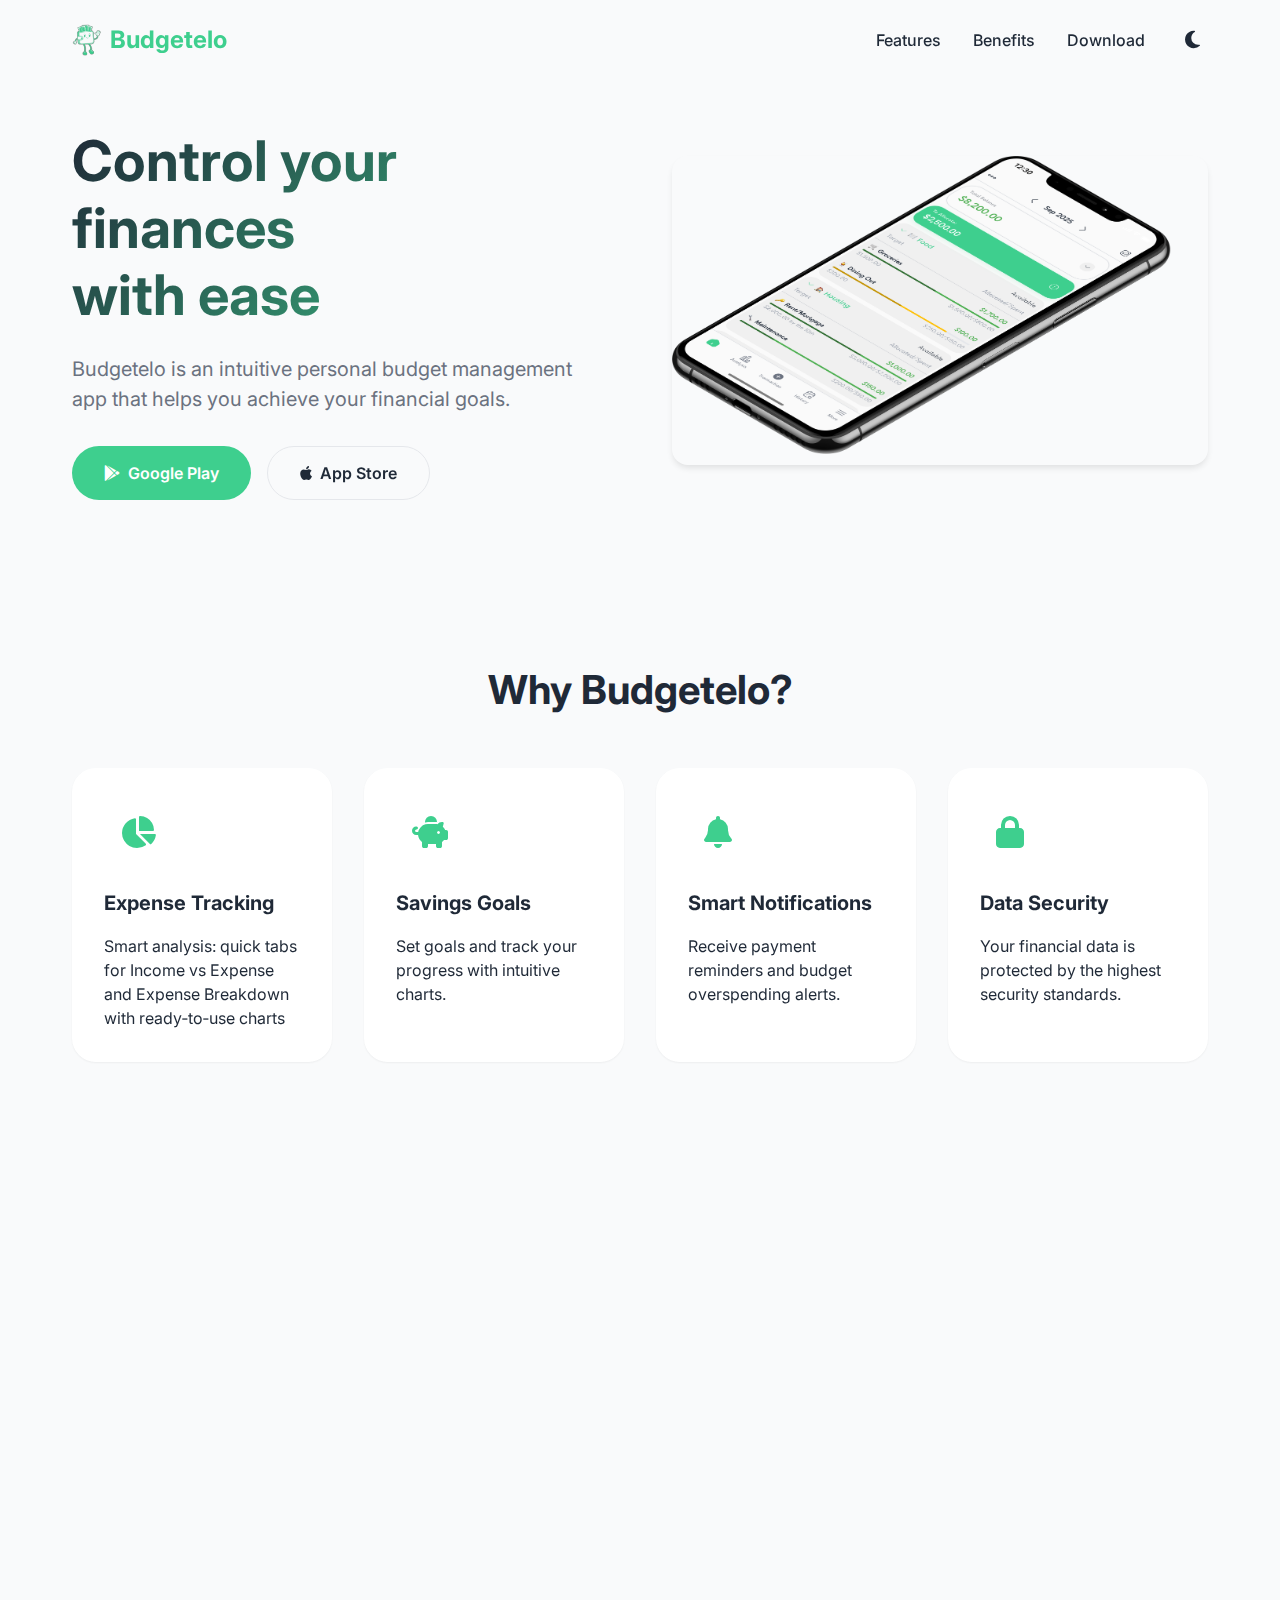
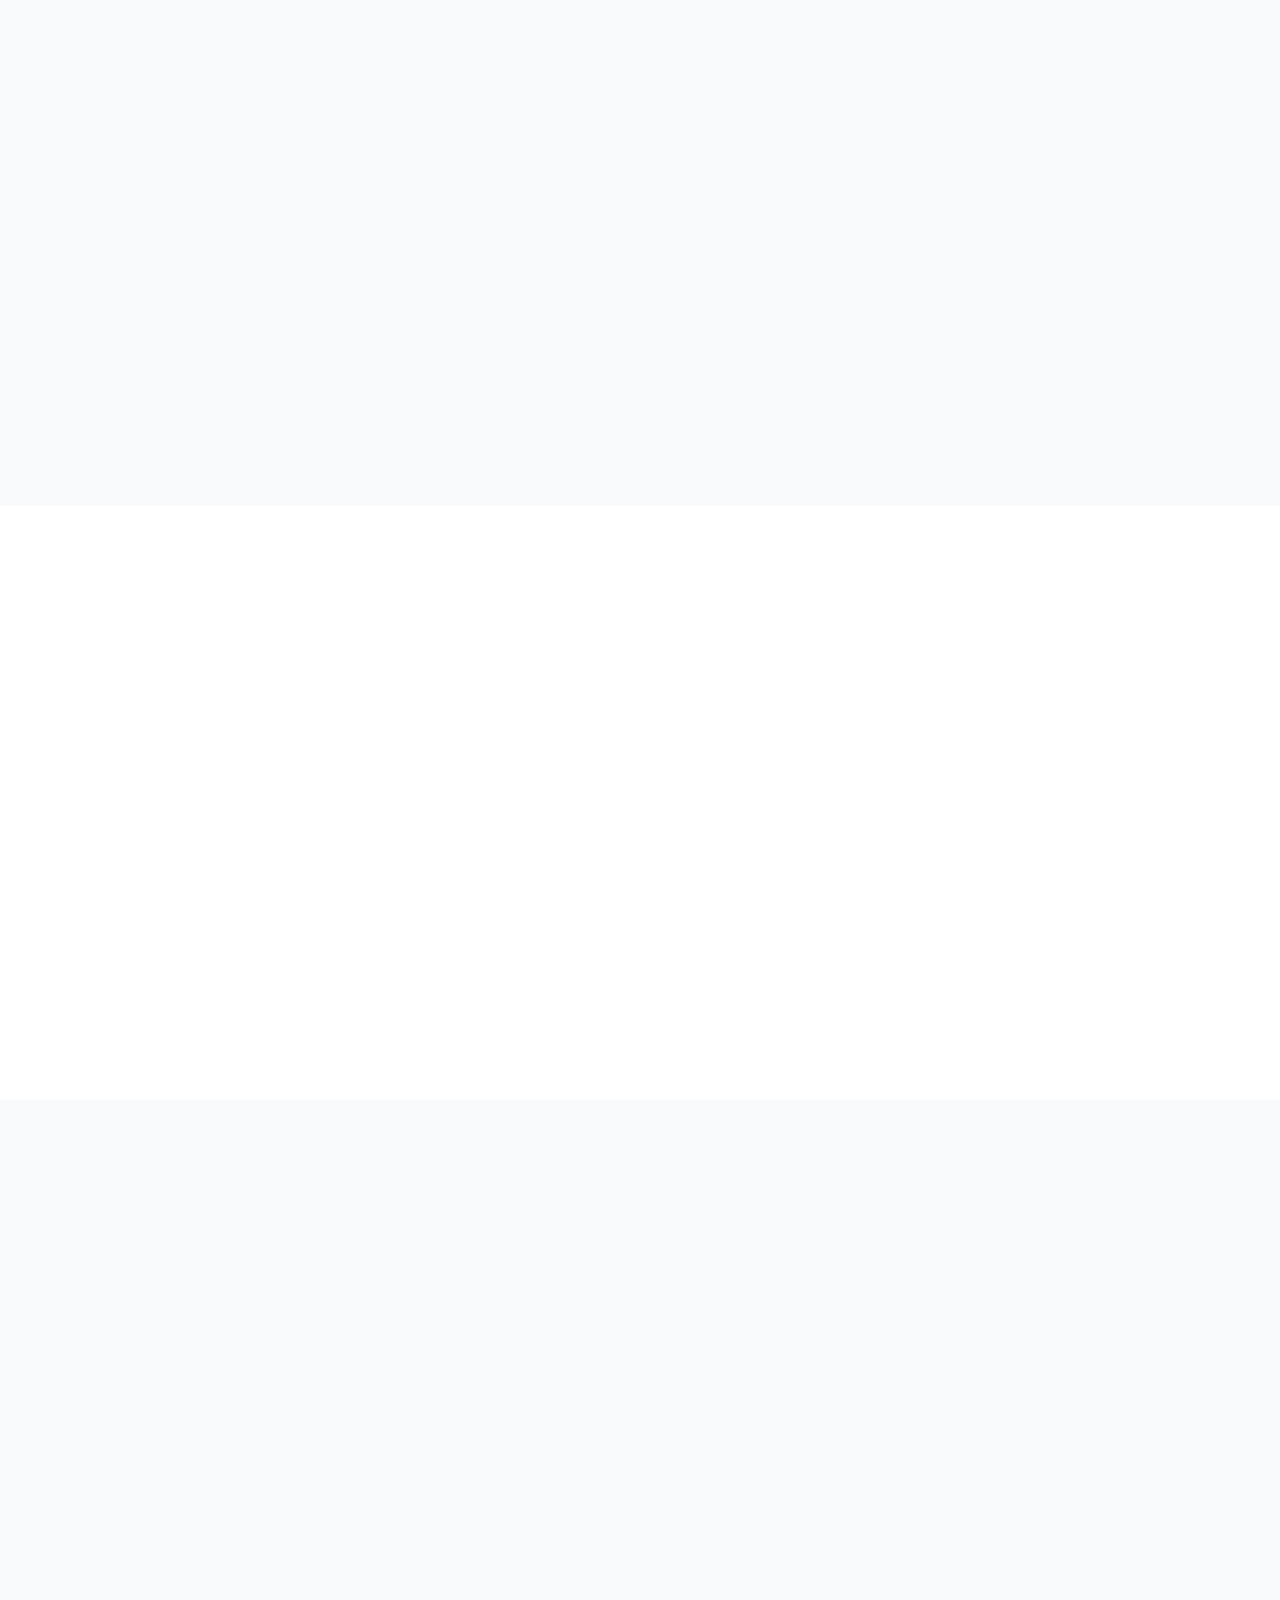
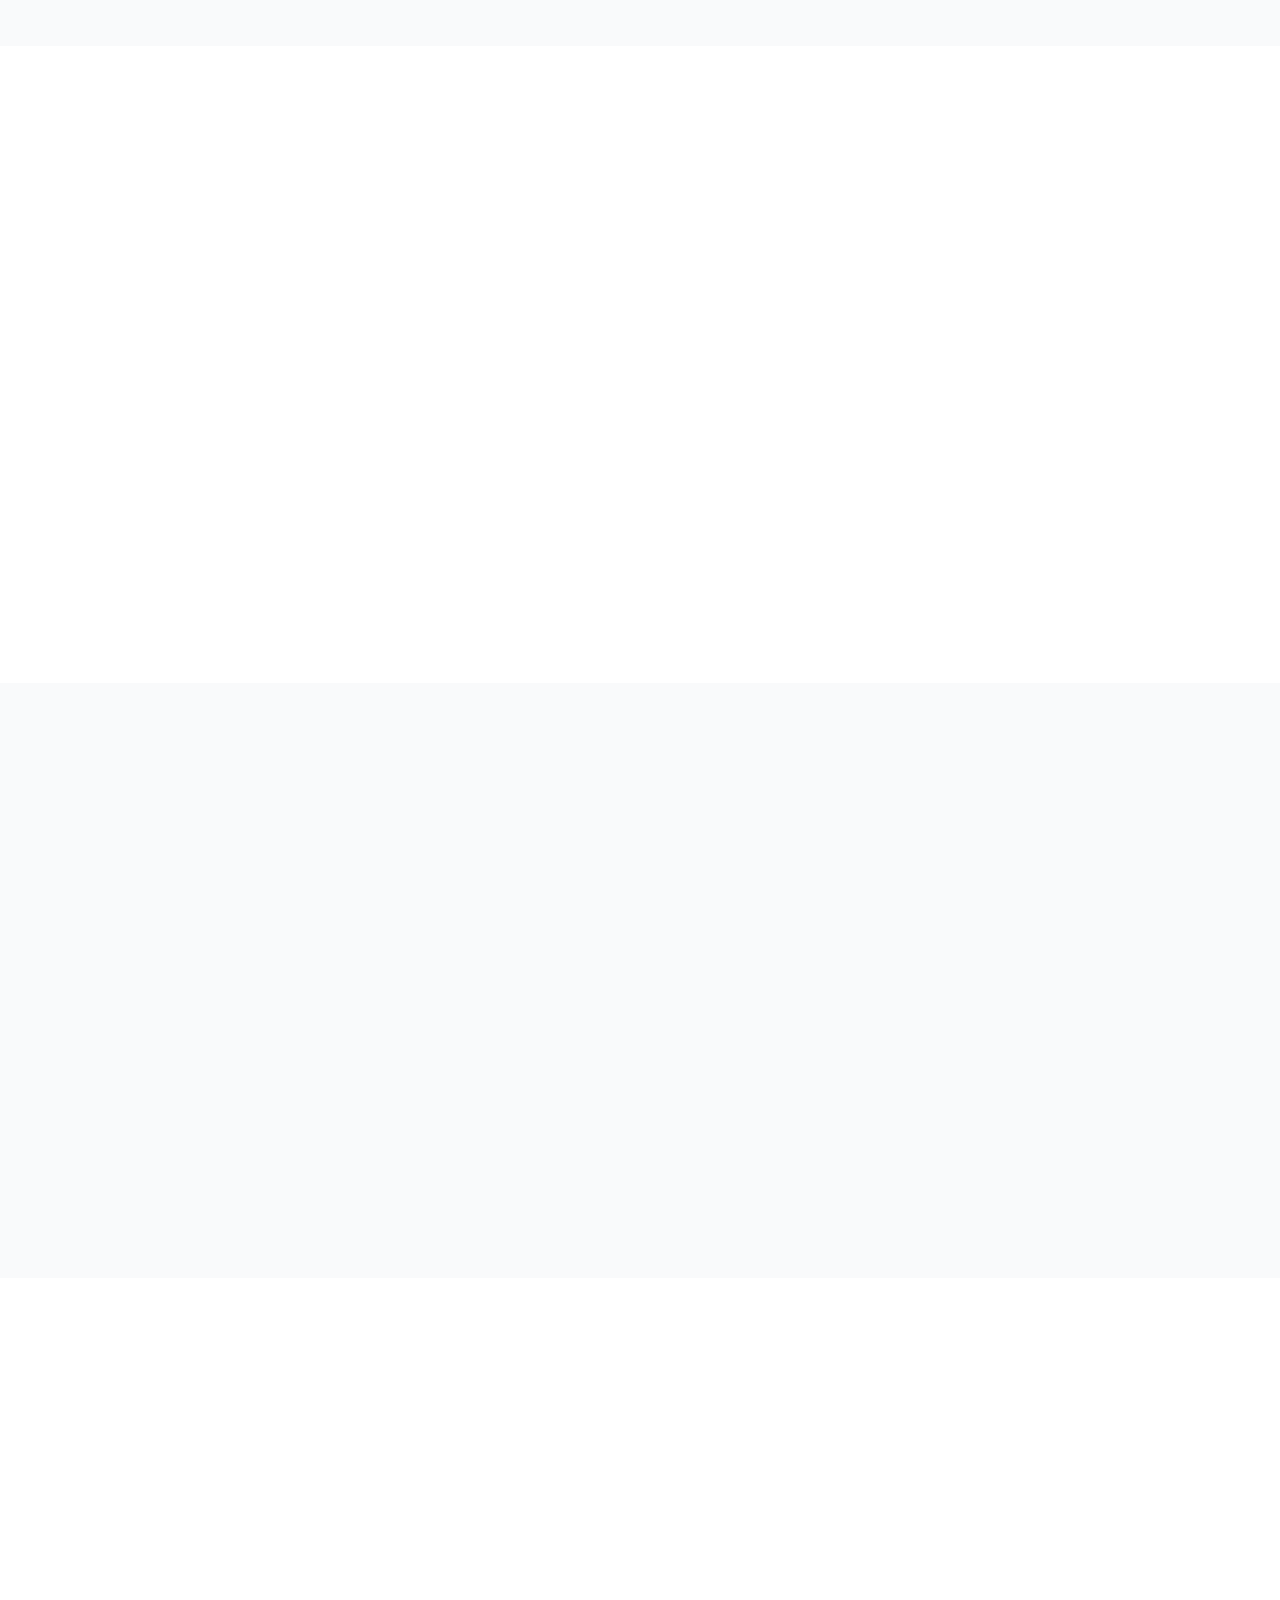
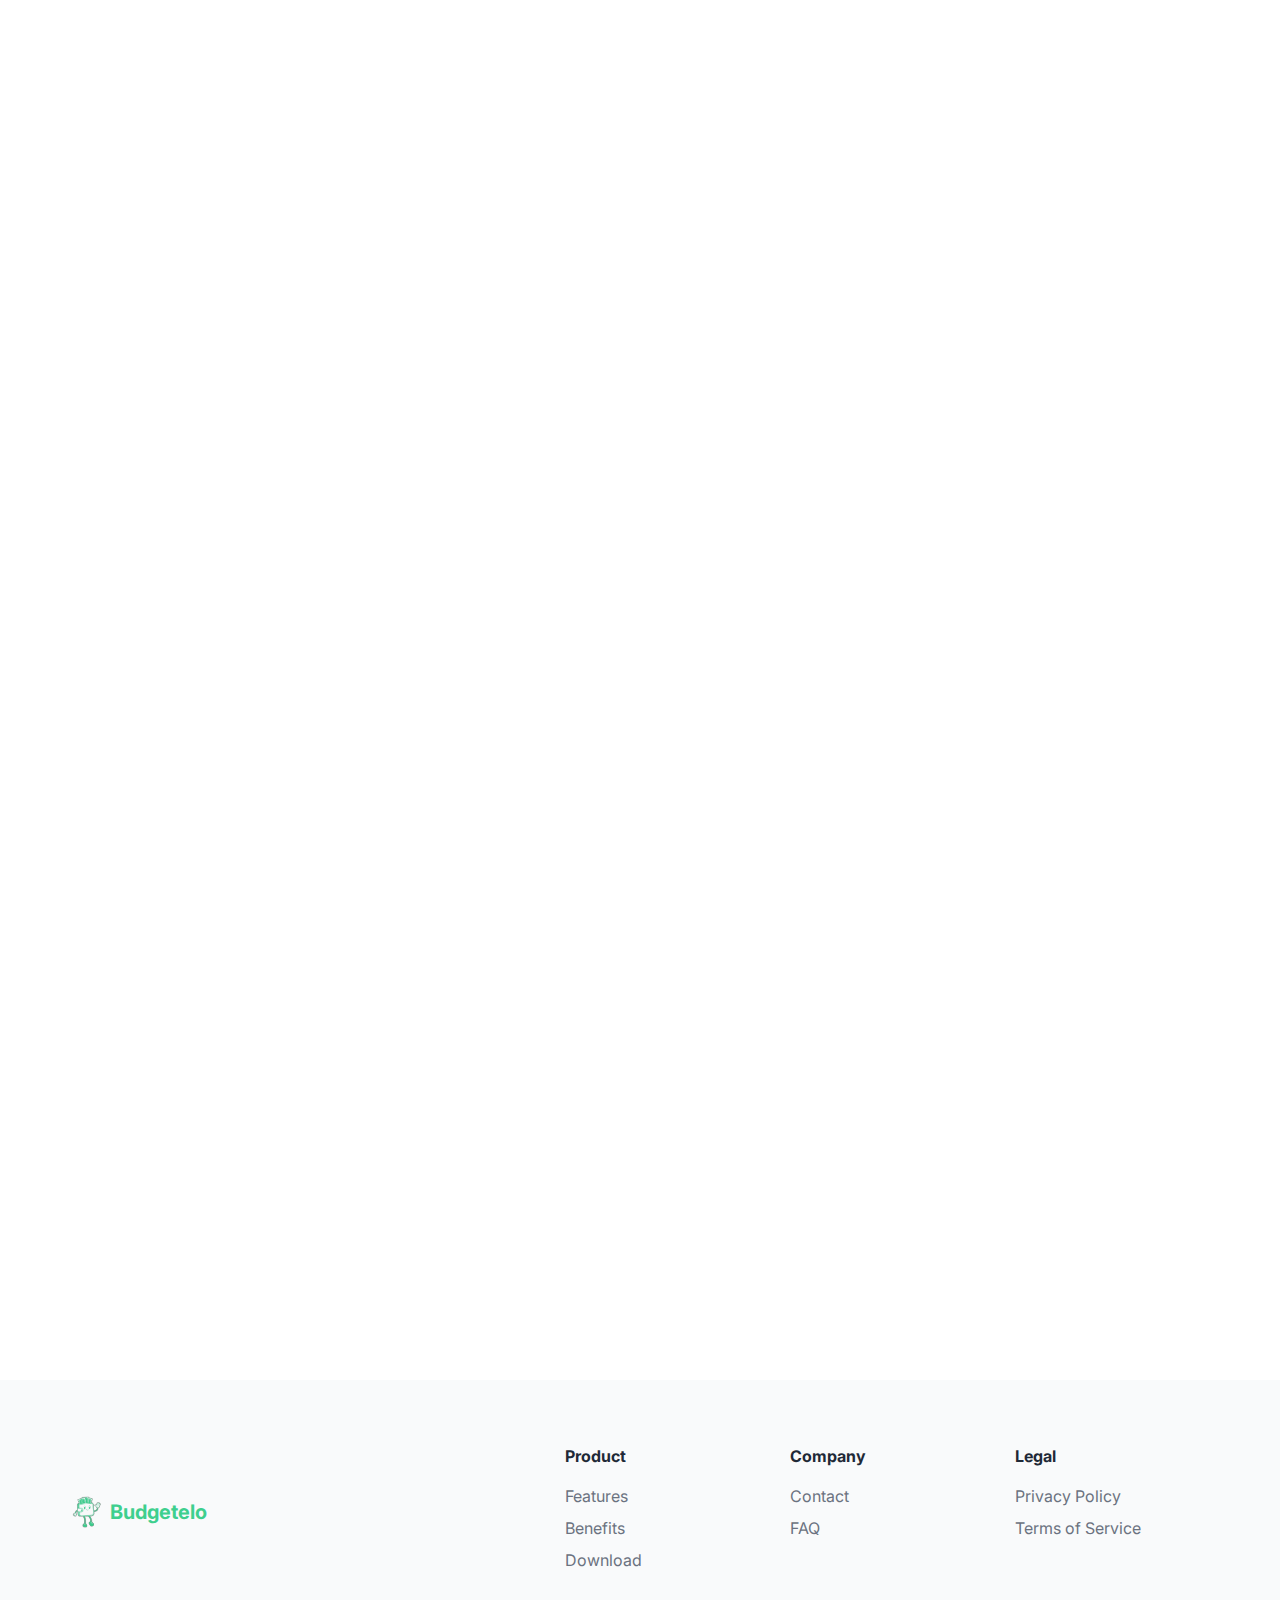
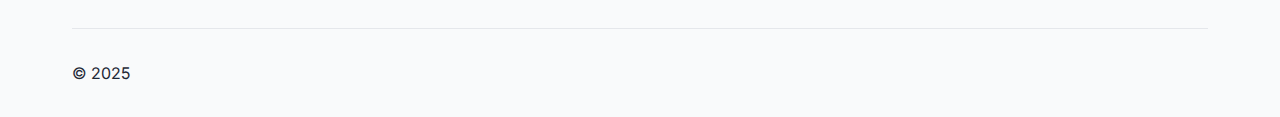
<file: index.html>
<!DOCTYPE html>
<html lang="en">
  <head>
    <meta charset="UTF-8" />
    <meta name="viewport" content="width=device-width, initial-scale=1.0" />
    <title>Budgetelo - Your Personal Finance Manager</title>
    <link rel="stylesheet" href="css/styles.css" />
    <link rel="stylesheet" href="css/themes.css" />
    <link rel="icon" href="images/logo.svg" />
    <link rel="preconnect" href="https://fonts.googleapis.com" />
    <link rel="preconnect" href="https://fonts.gstatic.com" crossorigin />
    <link
      href="https://fonts.googleapis.com/css2?family=Inter:wght@400;500;600;700&display=swap"
      rel="stylesheet"
    />
    <link
      rel="stylesheet"
      href="https://cdnjs.cloudflare.com/ajax/libs/font-awesome/6.4.0/css/all.min.css"
    />
  </head>
  <body>
    <nav class="nav">
      <div class="container nav-container">
        <div class="logo">
          <img src="images/logo.svg" alt="Budgetelo Logo" class="logo-img" />
          <span>Budgetelo</span>
        </div>
        <button class="mobile-menu-btn" aria-label="Toggle menu">
          <i class="fas fa-bars"></i>
        </button>
        <div class="nav-links">
          <a href="#features">Features</a>
          <a href="#benefits">Benefits</a>
          <a href="#download">Download</a>
          <button id="theme-toggle" class="theme-toggle" aria-label="Toggle theme">
            <i class="fas fa-moon"></i>
          </button>
        </div>
      </div>
    </nav>
    <header class="header">
      <div class="hero container">
        <div class="hero-content reveal">
          <h1>Control your finances<br />with ease</h1>
          <p>
            Budgetelo is an intuitive personal budget management app that helps
            you achieve your financial goals.
          </p>
          <div class="cta-buttons">
            <a
              href="http://play.google.com/store/apps/details?id=com.budgetelo.app"
              class="btn btn-primary"
            >
              <i class="fab fa-google-play"></i>
              Google Play
            </a>
            <a href="https://apps.apple.com/us/app/budgetelo/id6752422354" class="btn btn-secondary">
              <i class="fab fa-apple"></i>
              App Store
            </a>
          </div>
        </div>
        <div class="hero-image reveal delay-200">
          <img
            id="hero-image"
            src="images/iphone isometric.png"
            alt="Budgetelo App Screenshot"
          />
        </div>
      </div>
    </header>

    <section id="benefits" class="benefits">
      <div class="container">
        <h2 class="reveal">Why Budgetelo?</h2>
        <div class="features-grid">
          <div class="feature-card reveal delay-100">
            <i class="fas fa-chart-pie"></i>
            <h3>Expense Tracking</h3>
            <p>
              Smart analysis: quick tabs for Income vs Expense and Expense
              Breakdown with ready‑to‑use charts
            </p>
          </div>
          <div class="feature-card reveal delay-200">
            <i class="fas fa-piggy-bank"></i>
            <h3>Savings Goals</h3>
            <p>Set goals and track your progress with intuitive charts.</p>
          </div>
          <div class="feature-card reveal delay-300">
            <i class="fas fa-bell"></i>
            <h3>Smart Notifications</h3>
            <p>Receive payment reminders and budget overspending alerts.</p>
          </div>
          <div class="feature-card reveal delay-400">
            <i class="fas fa-lock"></i>
            <h3>Data Security</h3>
            <p>
              Your financial data is protected by the highest security
              standards.
            </p>
          </div>
        </div>
      </div>
    </section>
    <section id="benefits" class="benefits">
      <div class="container">
        <h2 class="reveal">Why Budgetelo?</h2>
        <div class="benefits-grid">
          <div class="benefit-content reveal">
            <h3>Save Smarter</h3>
            <p>
              Track your spending and income to build better financial habits.
            </p>
            <ul class="benefit-list">
              <li>Simple expense and income tracking</li>
              <li>Clear overview of your finances</li>
              <li>Visual charts to see spending patterns</li>
            </ul>
          </div>
          <div class="benefit-image reveal delay-200">
            <img
              id="benefit-image"
              src="images/iphone front_bar charts.png"
              alt="Visualizing Savings"
            />
          </div>
        </div>
      </div>
    </section>

    <section id="features" class="features">
      <div class="container">
        <h2 class="reveal">Key Features</h2>
        <div class="features-grid">
          <div class="feature-card reveal delay-100">
            <i class="fas fa-chart-pie"></i>
            <h3>Expense Tracking</h3>
            <p>
              Smart analysis: quick tabs for Income vs Expense and Expense
              Breakdown with ready‑to‑use charts
            </p>
          </div>
          <div class="feature-card reveal delay-200">
            <i class="fas fa-piggy-bank"></i>
            <h3>Savings Goals</h3>
            <p>Set goals and track your progress with intuitive charts.</p>
          </div>
          <div class="feature-card reveal delay-300">
            <i class="fas fa-bell"></i>
            <h3>Smart Notifications</h3>
            <p>Receive payment reminders and budget overspending alerts.</p>
          </div>
          <div class="feature-card reveal delay-400">
            <i class="fas fa-cloud"></i>
            <h3>Cloud Sync</h3>
            <p>
              Your data is automatically backed up and accessible across all your devices.
            </p>
          </div>
        </div>
      </div>
    </section>

    <!-- How It Works Section -->
    <section class="how-it-works">
      <div class="container">
        <h2 class="reveal">How It Works</h2>
        <div class="steps-grid">
          <div class="step-card reveal delay-100">
            <div class="step-number">1</div>
            <h3>Download & Sign Up</h3>
            <p>Get the app from your store and create a secure account in seconds.</p>
          </div>
          <div class="step-card reveal delay-200">
            <div class="step-number">2</div>
            <h3>Set Your Budget</h3>
            <p>Define your monthly limits and savings goals easily.</p>
          </div>
          <div class="step-card reveal delay-300">
            <div class="step-number">3</div>
            <h3>Track & Save</h3>
            <p>Log expenses, monitor progress, and watch your savings grow.</p>
          </div>
        </div>
      </div>
    </section>

    <!-- Security Section -->
    <section class="security-section">
      <div class="container">
        <div class="security-content reveal">
          <div class="security-text">
            <h2>Bank-Level Security</h2>
            <p>Your financial data is our top priority. We use state-of-the-art encryption to keep your information safe and private.</p>
            <ul class="security-list">
              <li><i class="fas fa-lock"></i> AES-256 Encryption</li>
              <li><i class="fas fa-user-shield"></i> No Data Selling</li>
              <li><i class="fas fa-cloud"></i> Secure Cloud Backup</li>
            </ul>
          </div>
          <div class="security-icon">
            <i class="fas fa-shield-check"></i>
          </div>
        </div>
      </div>
    </section>

    <!-- Testimonials Section -->
    <section class="testimonials">
      <div class="container">
        <h2 class="reveal">What Users Say</h2>
        <div class="testimonials-grid">
          <div class="testimonial-card reveal delay-100">
            <div class="stars">
              <i class="fas fa-star"></i><i class="fas fa-star"></i><i class="fas fa-star"></i><i class="fas fa-star"></i><i class="fas fa-star"></i>
            </div>
            <p>"Finally an app that makes budgeting simple and actually fun to use. Love the dark mode!"</p>
            <div class="user-info">
              <strong>Sarah M.</strong>
              <span>iOS User</span>
            </div>
          </div>
          <div class="testimonial-card reveal delay-200">
            <div class="stars">
              <i class="fas fa-star"></i><i class="fas fa-star"></i><i class="fas fa-star"></i><i class="fas fa-star"></i><i class="fas fa-star"></i>
            </div>
            <p>"The savings goals feature helped me save for my vacation in just 3 months. Highly recommend."</p>
            <div class="user-info">
              <strong>Mike T.</strong>
              <span>Android User</span>
            </div>
          </div>
          <div class="testimonial-card reveal delay-300">
            <div class="stars">
              <i class="fas fa-star"></i><i class="fas fa-star"></i><i class="fas fa-star"></i><i class="fas fa-star"></i><i class="fas fa-star"></i>
            </div>
            <p>"Clean interface, no ads, and it just works. Best budgeting app I've tried so far."</p>
            <div class="user-info">
              <strong>Jessica L.</strong>
              <span>iOS User</span>
            </div>
          </div>
        </div>
      </div>
    </section>

    <!-- FAQ Teaser -->
    <section class="faq-teaser">
      <div class="container">
        <h2 class="reveal">Common Questions</h2>
        <div class="faq-grid">
          <div class="faq-card reveal delay-100">
            <h3>Is Budgetelo free?</h3>
            <p>Absolutely! Budgetelo is completely free to use with no hidden fees or subscriptions.</p>
          </div>
          <div class="faq-card reveal delay-200">
            <h3>Do I need an account?</h3>
            <p>Yes, creating an account ensures your data is safely backed up and accessible from any device.</p>
          </div>
          <div class="faq-card reveal delay-300">
            <h3>Can I connect my bank?</h3>
            <p>We focus on manual entry to give you complete control and maximum privacy for your data.</p>
          </div>
        </div>
        <div class="faq-cta reveal">
          <a href="faq" class="btn btn-secondary">View All FAQs</a>
        </div>
      </div>
    </section>

    <section id="download" class="download">
      <div class="container reveal">
        <h2>Start Today</h2>
        <p>Download Budgetelo and take control of your finances</p>
        <div class="download-buttons">
          <a href="http://play.google.com/store/apps/details?id=com.budgetelo.app" class="btn btn-primary">
            <i class="fab fa-google-play"></i>
            Get it on Google Play
          </a>
          <a href="https://apps.apple.com/us/app/budgetelo/id6752422354" class="btn btn-secondary">
            <i class="fab fa-apple"></i>
            Download on App Store
          </a>
        </div>
      </div>
    </section>

    <section id="contact" class="contact">
      <div class="container reveal">
        <h2>Contact</h2>
        <p>
          Have questions or need support? We're here to help you with any issues
          or concerns.
        </p>
        <div class="contact-info">
          <div class="contact-card">
            <i class="fas fa-envelope"></i>
            <h3>Email Support</h3>
            <p>
              For any problems or other questions, feel free to reach out to us
              at:
            </p>
            <a href="mailto:support@budgetelo.com" class="email-link">
              support@budgetelo.com
            </a>
          </div>
        </div>
      </div>
    </section>

    <footer class="footer">
      <div class="container">
        <div class="footer-content">
          <div class="footer-logo">
            <img src="images/logo.svg" alt="Budgetelo Logo" class="logo-img" />
            <span>Budgetelo</span>
          </div>
          <div class="footer-links">
            <div class="footer-column">
              <h4>Product</h4>
              <a href="#features">Features</a>
              <a href="#benefits">Benefits</a>
              <a href="#download">Download</a>
            </div>
            <div class="footer-column">
              <h4>Company</h4>
              <a href="#contact">Contact</a>
              <a href="faq">FAQ</a>
            </div>
            <div class="footer-column">
              <h4>Legal</h4>
              <a href="privacy">Privacy Policy</a>
              <a href="terms">Terms of Service</a>
            </div>
          </div>
        </div>
        <div class="footer-bottom">
          <p>&copy; 2025</p>
          <!-- <div class="social-links">
            <a href="#"><i class="fab fa-facebook"></i></a>
            <a href="#"><i class="fab fa-twitter"></i></a>
            <a href="#"><i class="fab fa-instagram"></i></a>
          </div> -->
        </div>
      </div>
    </footer>

    <script src="js/main.js"></script>
  </body>
</html>
</file>
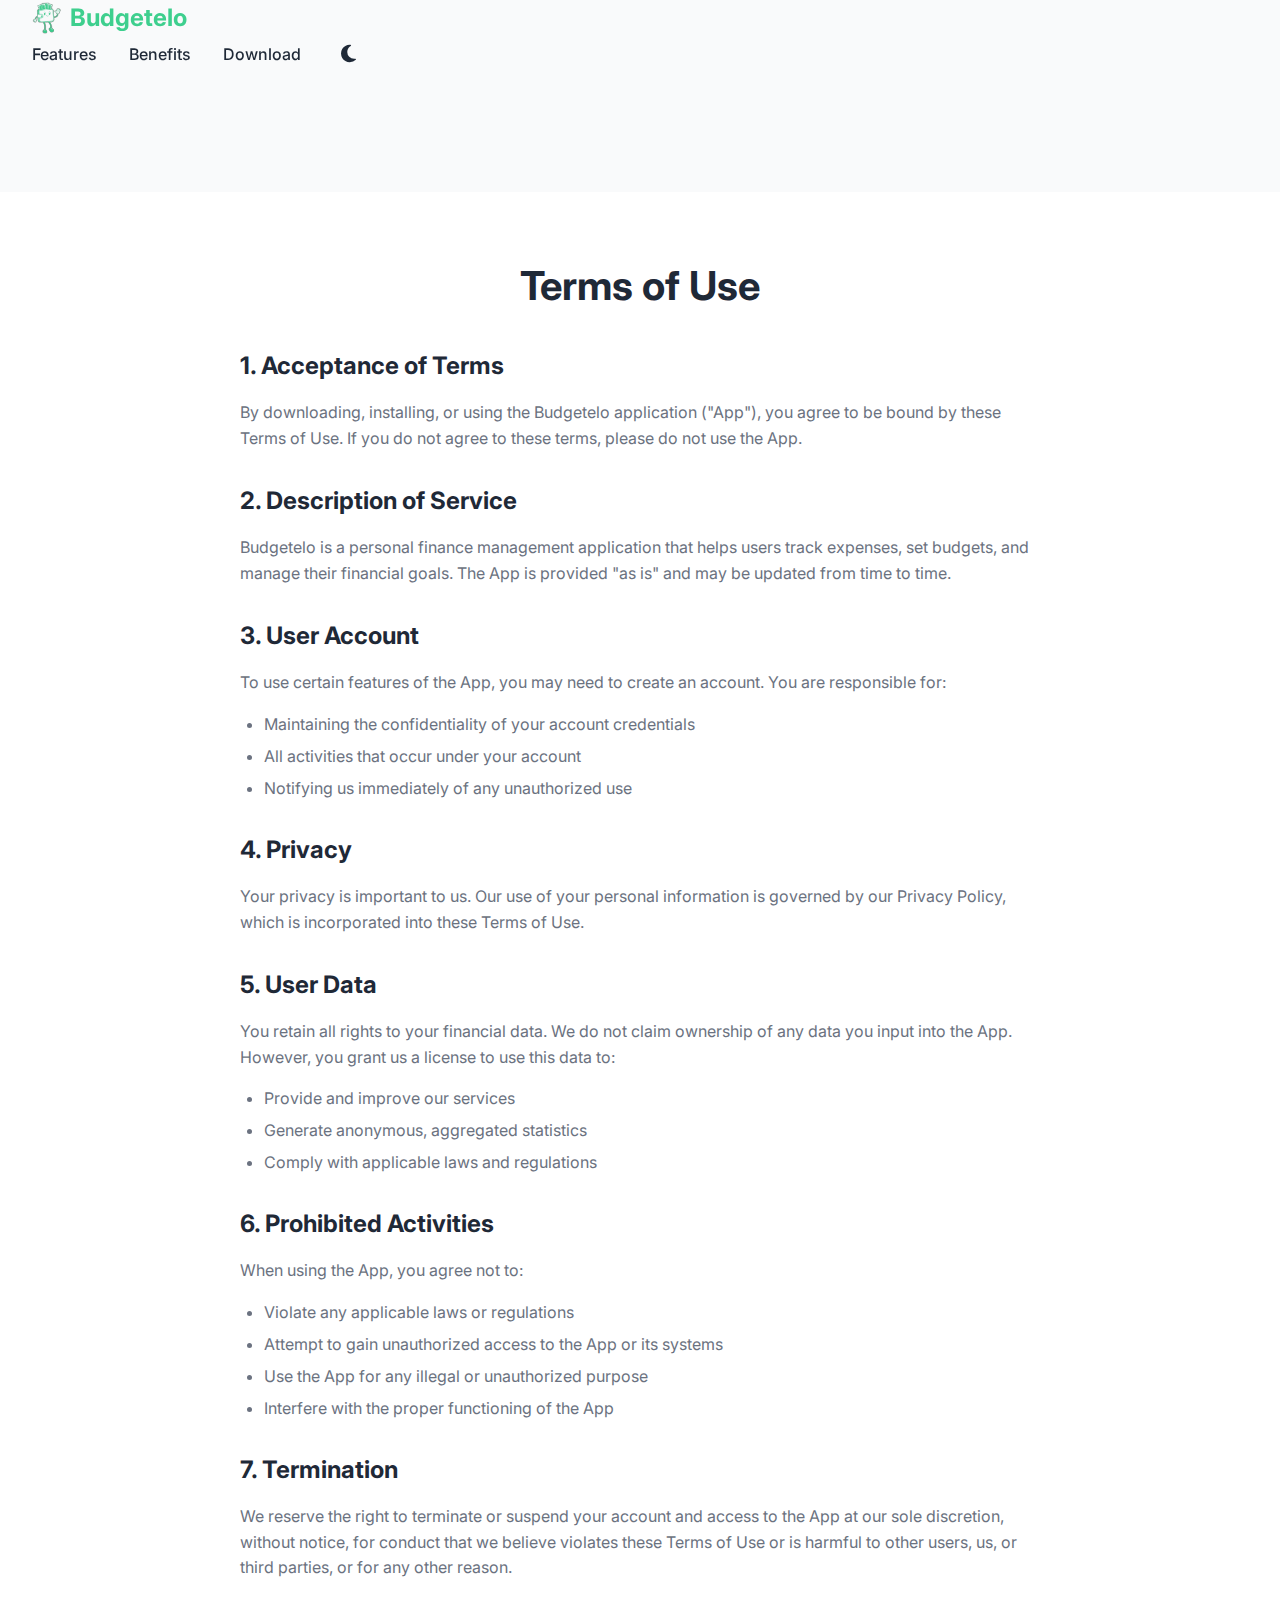
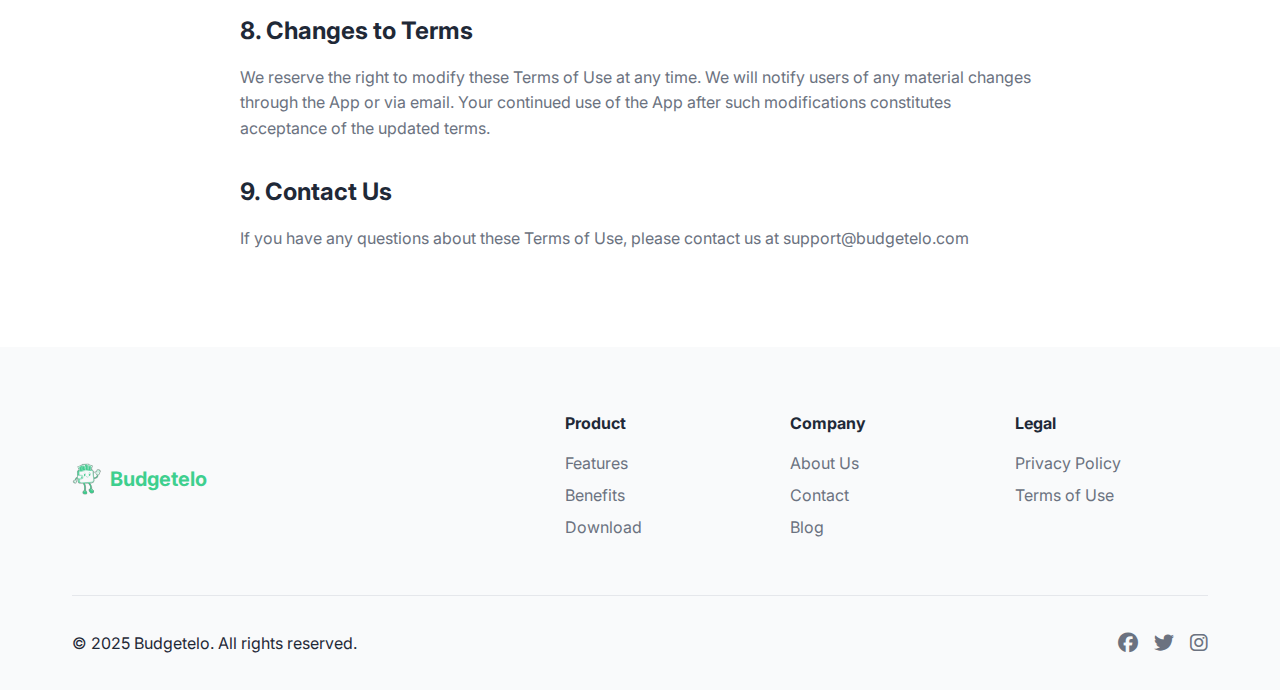
<file: terms/index.html>
<!DOCTYPE html>
<html lang="en">
  <head>
    <meta charset="UTF-8" />
    <meta name="viewport" content="width=device-width, initial-scale=1.0" />
    <title>Terms of Use - Budgetelo</title>
    <link rel="stylesheet" href="../css/styles.css" />
    <link rel="stylesheet" href="../css/themes.css" />
    <link rel="icon" href="../images/logo.svg" />
    <link rel="preconnect" href="https://fonts.googleapis.com" />
    <link rel="preconnect" href="https://fonts.gstatic.com" crossorigin />
    <link
      href="https://fonts.googleapis.com/css2?family=Inter:wght@400;500;600;700&display=swap"
      rel="stylesheet"
    />
    <link
      rel="stylesheet"
      href="https://cdnjs.cloudflare.com/ajax/libs/font-awesome/6.4.0/css/all.min.css"
    />
  </head>
  <body>
    <header class="header">
      <nav class="nav container">
        <div class="logo">
          <a href="../">
            <img
              src="../images/logo.svg"
              alt="Budgetelo Logo"
              class="logo-img"
            />
            <span>Budgetelo</span>
          </a>
        </div>
        <div class="nav-links">
          <a href="../index.html#features">Features</a>
          <a href="../index.html#benefits">Benefits</a>
          <a href="../index.html#download">Download</a>
          <button id="theme-toggle" class="theme-toggle">
            <i class="fas fa-moon"></i>
          </button>
        </div>
      </nav>
    </header>

    <main class="legal-content container">
      <h1>Terms of Use</h1>

      <section class="legal-section">
        <h2>1. Acceptance of Terms</h2>
        <p>
          By downloading, installing, or using the Budgetelo application
          ("App"), you agree to be bound by these Terms of Use. If you do not
          agree to these terms, please do not use the App.
        </p>
      </section>

      <section class="legal-section">
        <h2>2. Description of Service</h2>
        <p>
          Budgetelo is a personal finance management application that helps
          users track expenses, set budgets, and manage their financial goals.
          The App is provided "as is" and may be updated from time to time.
        </p>
      </section>

      <section class="legal-section">
        <h2>3. User Account</h2>
        <p>
          To use certain features of the App, you may need to create an account.
          You are responsible for:
        </p>
        <ul>
          <li>Maintaining the confidentiality of your account credentials</li>
          <li>All activities that occur under your account</li>
          <li>Notifying us immediately of any unauthorized use</li>
        </ul>
      </section>

      <section class="legal-section">
        <h2>4. Privacy</h2>
        <p>
          Your privacy is important to us. Our use of your personal information
          is governed by our Privacy Policy, which is incorporated into these
          Terms of Use.
        </p>
      </section>

      <section class="legal-section">
        <h2>5. User Data</h2>
        <p>
          You retain all rights to your financial data. We do not claim
          ownership of any data you input into the App. However, you grant us a
          license to use this data to:
        </p>
        <ul>
          <li>Provide and improve our services</li>
          <li>Generate anonymous, aggregated statistics</li>
          <li>Comply with applicable laws and regulations</li>
        </ul>
      </section>

      <section class="legal-section">
        <h2>6. Prohibited Activities</h2>
        <p>When using the App, you agree not to:</p>
        <ul>
          <li>Violate any applicable laws or regulations</li>
          <li>Attempt to gain unauthorized access to the App or its systems</li>
          <li>Use the App for any illegal or unauthorized purpose</li>
          <li>Interfere with the proper functioning of the App</li>
        </ul>
      </section>

      <section class="legal-section">
        <h2>7. Termination</h2>
        <p>
          We reserve the right to terminate or suspend your account and access
          to the App at our sole discretion, without notice, for conduct that we
          believe violates these Terms of Use or is harmful to other users, us,
          or third parties, or for any other reason.
        </p>
      </section>

      <section class="legal-section">
        <h2>8. Changes to Terms</h2>
        <p>
          We reserve the right to modify these Terms of Use at any time. We will
          notify users of any material changes through the App or via email.
          Your continued use of the App after such modifications constitutes
          acceptance of the updated terms.
        </p>
      </section>

      <section class="legal-section">
        <h2>9. Contact Us</h2>
        <p>
          If you have any questions about these Terms of Use, please contact us
          at support@budgetelo.com
        </p>
      </section>
    </main>

    <footer class="footer">
      <div class="container">
        <div class="footer-content">
          <div class="footer-logo">
            <img
              src="../images/logo.svg"
              alt="Budgetelo Logo"
              class="logo-img"
            />
            <span>Budgetelo</span>
          </div>
          <div class="footer-links">
            <div class="footer-column">
              <h4>Product</h4>
              <a href="../index.html#features">Features</a>
              <a href="../index.html#benefits">Benefits</a>
              <a href="../index.html#download">Download</a>
            </div>
            <div class="footer-column">
              <h4>Company</h4>
              <a href="#">About Us</a>
              <a href="#">Contact</a>
              <a href="#">Blog</a>
            </div>
            <div class="footer-column">
              <h4>Legal</h4>
              <a href="#">Privacy Policy</a>
              <a href="./">Terms of Use</a>
            </div>
          </div>
        </div>
        <div class="footer-bottom">
          <p>&copy; 2025 Budgetelo. All rights reserved.</p>
          <div class="social-links">
            <a href="#"><i class="fab fa-facebook"></i></a>
            <a href="#"><i class="fab fa-twitter"></i></a>
            <a href="#"><i class="fab fa-instagram"></i></a>
          </div>
        </div>
      </div>
    </footer>

    <script src="../js/main.js"></script>
  </body>
</html>
</file>
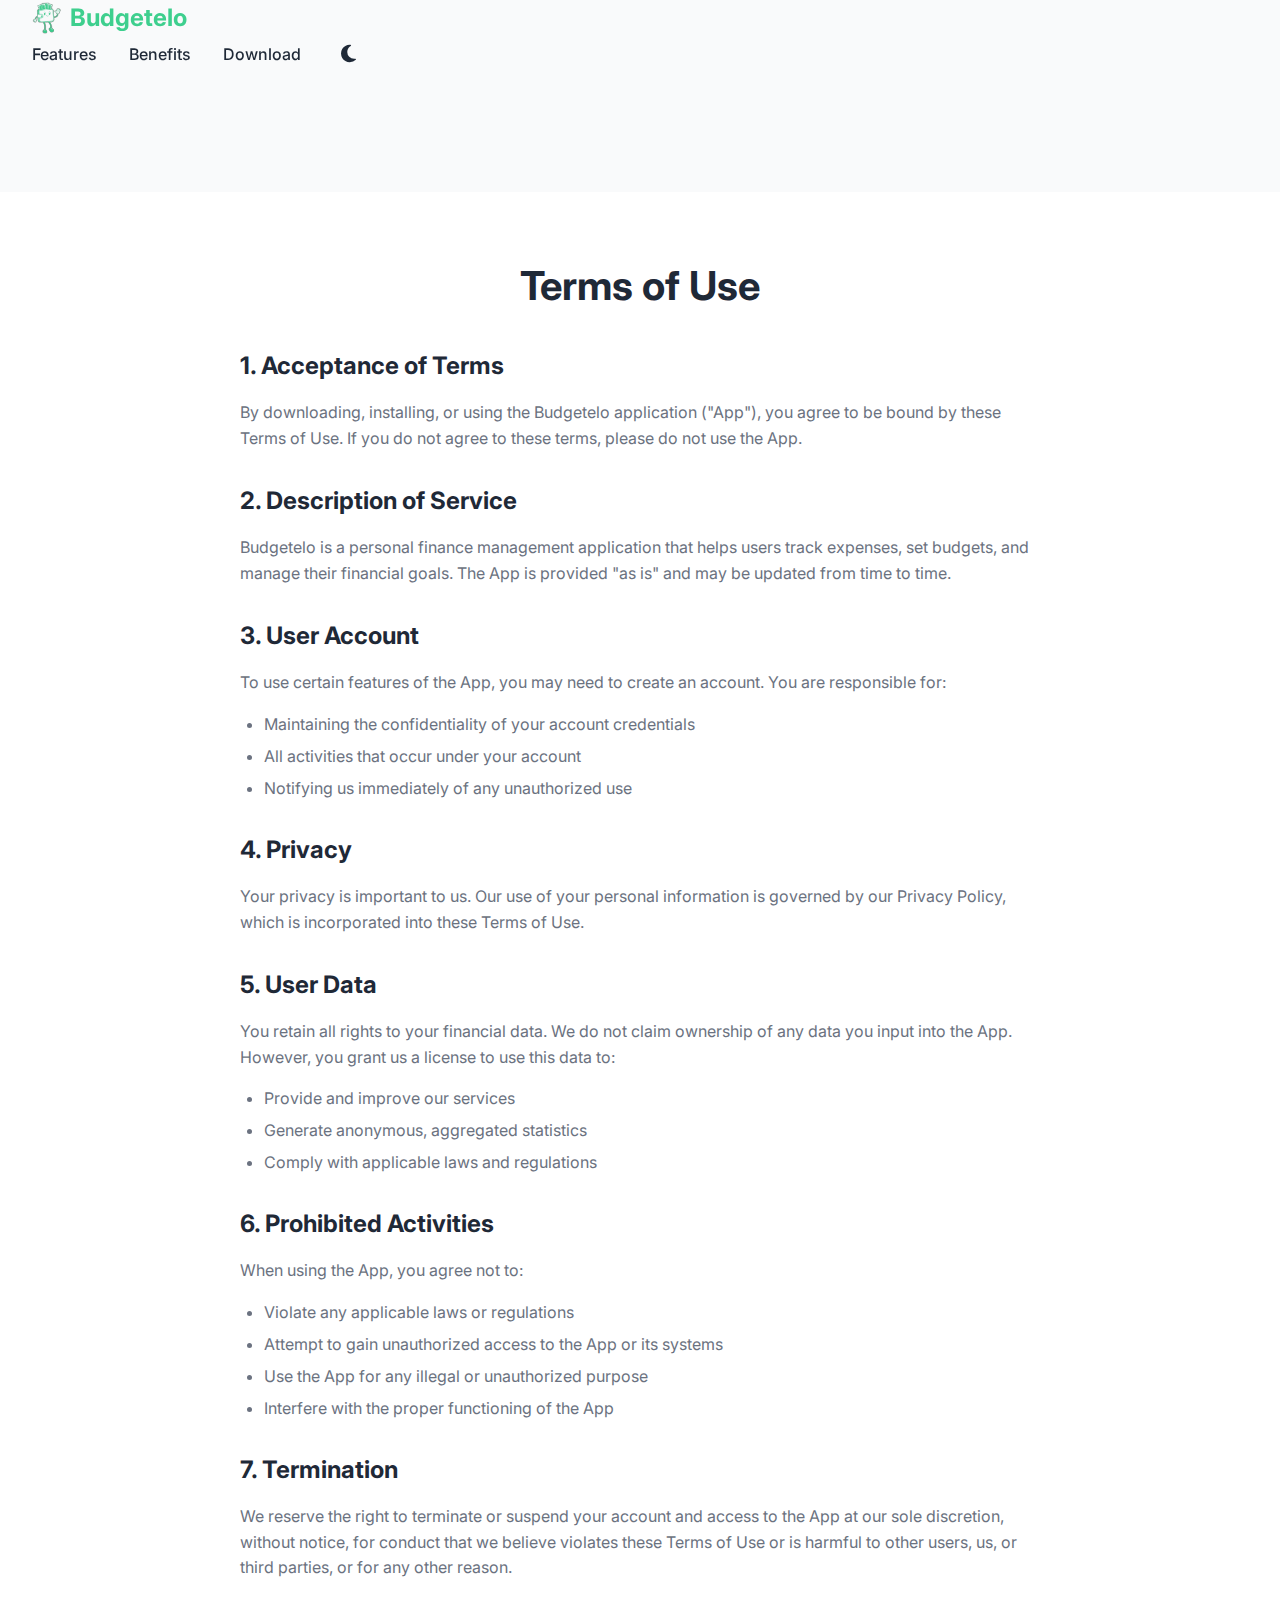
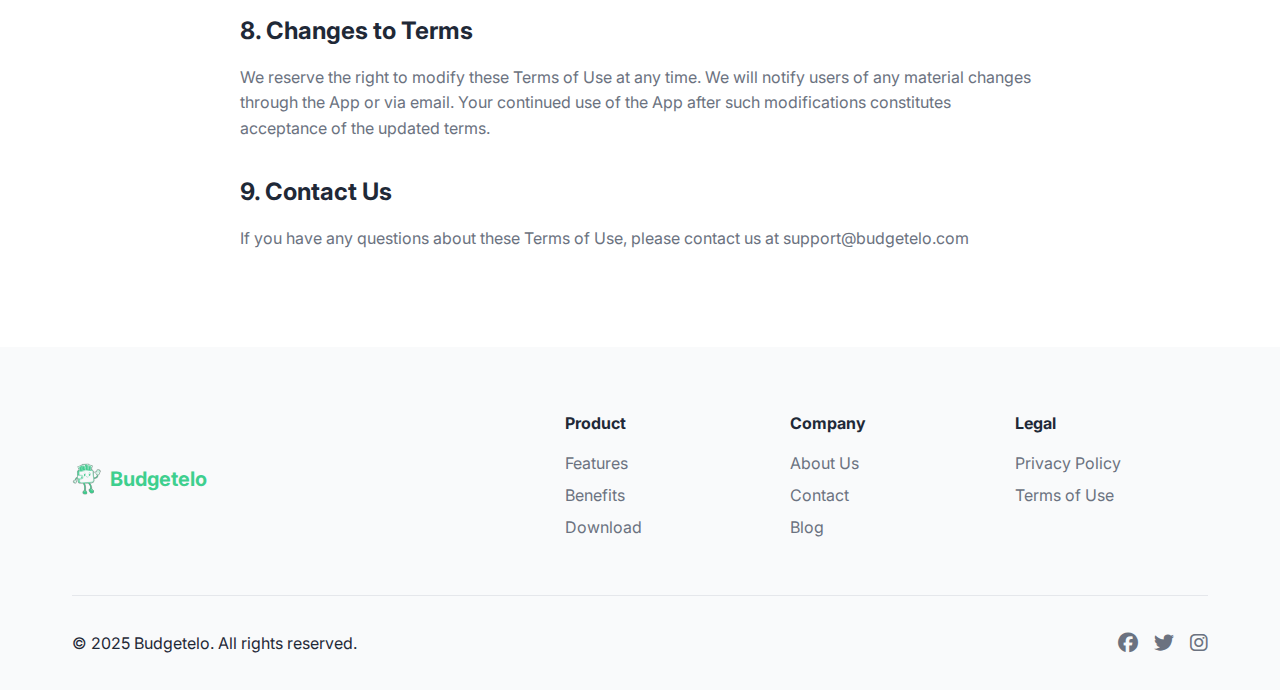
<file: pages/terms/index.html>
<!DOCTYPE html>
<html lang="en">
  <head>
    <meta charset="UTF-8" />
    <meta name="viewport" content="width=device-width, initial-scale=1.0" />
    <title>Terms of Use - Budgetelo</title>
    <link rel="stylesheet" href="../../css/styles.css" />
    <link rel="stylesheet" href="../../css/themes.css" />
    <link rel="icon" href="../..images/logo.svg" />
    <link rel="preconnect" href="https://fonts.googleapis.com" />
    <link rel="preconnect" href="https://fonts.gstatic.com" crossorigin />
    <link
      href="https://fonts.googleapis.com/css2?family=Inter:wght@400;500;600;700&display=swap"
      rel="stylesheet"
    />
    <link
      rel="stylesheet"
      href="https://cdnjs.cloudflare.com/ajax/libs/font-awesome/6.4.0/css/all.min.css"
    />
  </head>
  <body>
    <header class="header">
      <nav class="nav container">
        <div class="logo">
          <a href="../../index.html">
            <img
              src="../../images/logo.svg"
              alt="Budgetelo Logo"
              class="logo-img"
            />
            <span>Budgetelo</span>
          </a>
        </div>
        <div class="nav-links">
          <a href="../../index.html#features">Features</a>
          <a href="../../index.html#benefits">Benefits</a>
          <a href="../../index.html#download">Download</a>
          <button id="theme-toggle" class="theme-toggle">
            <i class="fas fa-moon"></i>
          </button>
        </div>
      </nav>
    </header>

    <main class="legal-content container">
      <h1>Terms of Use</h1>

      <section class="legal-section">
        <h2>1. Acceptance of Terms</h2>
        <p>
          By downloading, installing, or using the Budgetelo application
          ("App"), you agree to be bound by these Terms of Use. If you do not
          agree to these terms, please do not use the App.
        </p>
      </section>

      <section class="legal-section">
        <h2>2. Description of Service</h2>
        <p>
          Budgetelo is a personal finance management application that helps
          users track expenses, set budgets, and manage their financial goals.
          The App is provided "as is" and may be updated from time to time.
        </p>
      </section>

      <section class="legal-section">
        <h2>3. User Account</h2>
        <p>
          To use certain features of the App, you may need to create an account.
          You are responsible for:
        </p>
        <ul>
          <li>Maintaining the confidentiality of your account credentials</li>
          <li>All activities that occur under your account</li>
          <li>Notifying us immediately of any unauthorized use</li>
        </ul>
      </section>

      <section class="legal-section">
        <h2>4. Privacy</h2>
        <p>
          Your privacy is important to us. Our use of your personal information
          is governed by our Privacy Policy, which is incorporated into these
          Terms of Use.
        </p>
      </section>

      <section class="legal-section">
        <h2>5. User Data</h2>
        <p>
          You retain all rights to your financial data. We do not claim
          ownership of any data you input into the App. However, you grant us a
          license to use this data to:
        </p>
        <ul>
          <li>Provide and improve our services</li>
          <li>Generate anonymous, aggregated statistics</li>
          <li>Comply with applicable laws and regulations</li>
        </ul>
      </section>

      <section class="legal-section">
        <h2>6. Prohibited Activities</h2>
        <p>When using the App, you agree not to:</p>
        <ul>
          <li>Violate any applicable laws or regulations</li>
          <li>Attempt to gain unauthorized access to the App or its systems</li>
          <li>Use the App for any illegal or unauthorized purpose</li>
          <li>Interfere with the proper functioning of the App</li>
        </ul>
      </section>

      <section class="legal-section">
        <h2>7. Termination</h2>
        <p>
          We reserve the right to terminate or suspend your account and access
          to the App at our sole discretion, without notice, for conduct that we
          believe violates these Terms of Use or is harmful to other users, us,
          or third parties, or for any other reason.
        </p>
      </section>

      <section class="legal-section">
        <h2>8. Changes to Terms</h2>
        <p>
          We reserve the right to modify these Terms of Use at any time. We will
          notify users of any material changes through the App or via email.
          Your continued use of the App after such modifications constitutes
          acceptance of the updated terms.
        </p>
      </section>

      <section class="legal-section">
        <h2>9. Contact Us</h2>
        <p>
          If you have any questions about these Terms of Use, please contact us
          at support@budgetelo.com
        </p>
      </section>
    </main>

    <footer class="footer">
      <div class="container">
        <div class="footer-content">
          <div class="footer-logo">
            <img
              src="../../images/logo.svg"
              alt="Budgetelo Logo"
              class="logo-img"
            />
            <span>Budgetelo</span>
          </div>
          <div class="footer-links">
            <div class="footer-column">
              <h4>Product</h4>
              <a href="../../index.html#features">Features</a>
              <a href="../../index.html#benefits">Benefits</a>
              <a href="../../index.html#download">Download</a>
            </div>
            <div class="footer-column">
              <h4>Company</h4>
              <a href="#">About Us</a>
              <a href="#">Contact</a>
              <a href="#">Blog</a>
            </div>
            <div class="footer-column">
              <h4>Legal</h4>
              <a href="#">Privacy Policy</a>
              <a href="index.html">Terms of Use</a>
            </div>
          </div>
        </div>
        <div class="footer-bottom">
          <p>&copy; 2025 Budgetelo. All rights reserved.</p>
          <div class="social-links">
            <a href="#"><i class="fab fa-facebook"></i></a>
            <a href="#"><i class="fab fa-twitter"></i></a>
            <a href="#"><i class="fab fa-instagram"></i></a>
          </div>
        </div>
      </div>
    </footer>

    <script src="../../js/main.js"></script>
  </body>
</html>
</file>
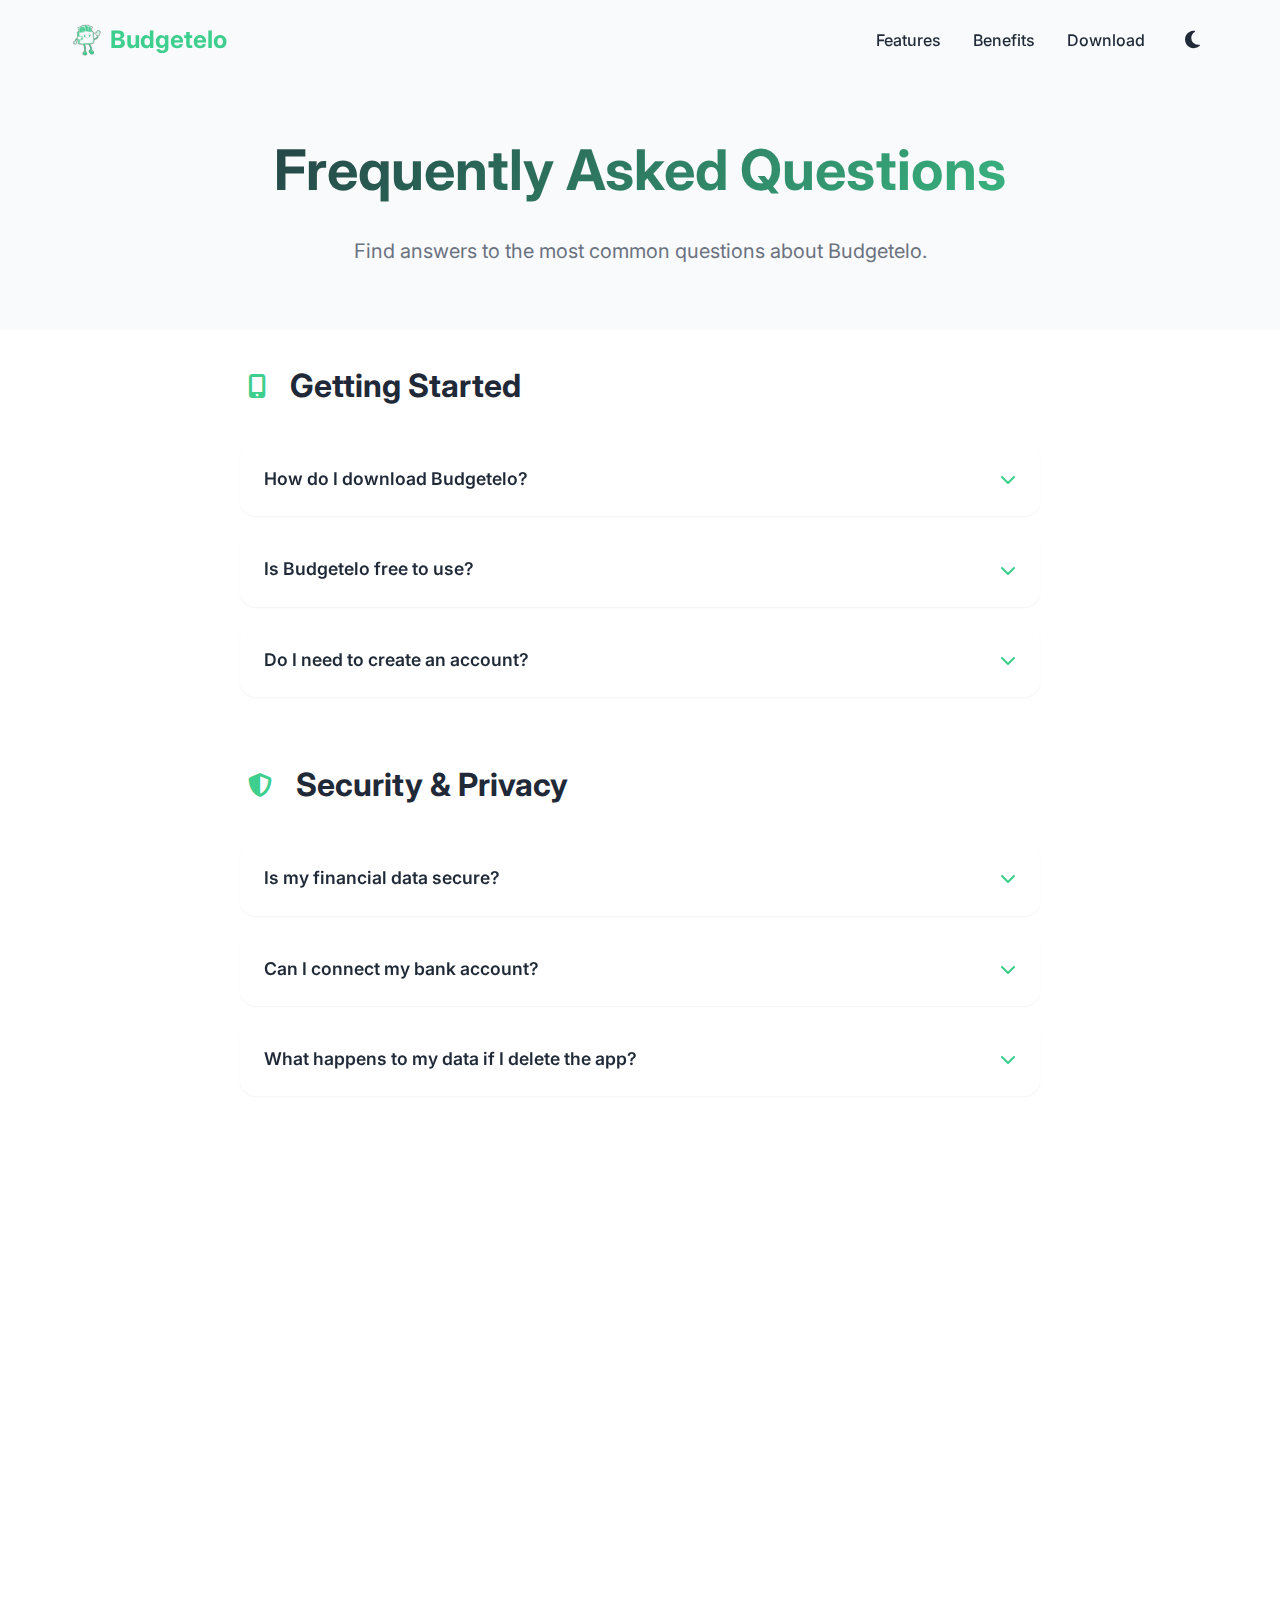
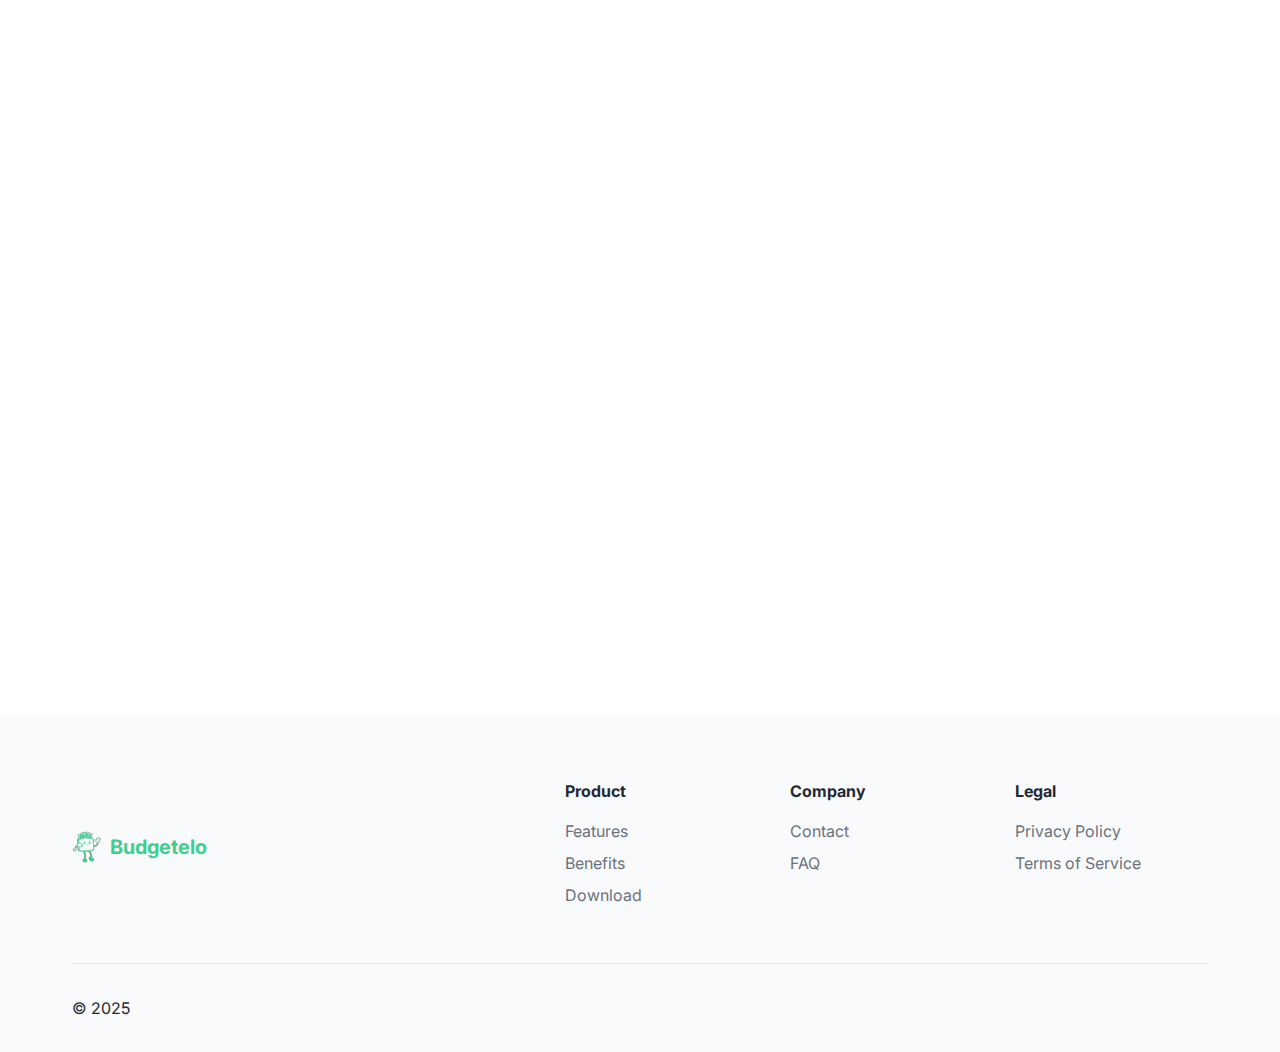
<file: faq.html>
<!DOCTYPE html>
<html lang="en">
  <head>
    <meta charset="UTF-8" />
    <meta name="viewport" content="width=device-width, initial-scale=1.0" />
    <title>FAQ - Budgetelo</title>
    <link rel="stylesheet" href="css/styles.css" />
    <link rel="stylesheet" href="css/themes.css" />
    <link rel="icon" href="images/logo.svg" />
    <link rel="preconnect" href="https://fonts.googleapis.com" />
    <link rel="preconnect" href="https://fonts.gstatic.com" crossorigin />
    <link
      href="https://fonts.googleapis.com/css2?family=Inter:wght@400;500;600;700&display=swap"
      rel="stylesheet"
    />
    <link
      rel="stylesheet"
      href="https://cdnjs.cloudflare.com/ajax/libs/font-awesome/6.4.0/css/all.min.css"
    />
  </head>
  <body>
    <nav class="nav">
      <div class="container nav-container">
        <div class="logo">
          <a href="/">
            <img src="images/logo.svg" alt="Budgetelo Logo" class="logo-img" />
            <span>Budgetelo</span>
          </a>
        </div>
        <button class="mobile-menu-btn" aria-label="Toggle menu">
          <i class="fas fa-bars"></i>
        </button>
        <div class="nav-links">
          <a href="/#features">Features</a>
          <a href="/#benefits">Benefits</a>
          <a href="/#download">Download</a>
          <button id="theme-toggle" class="theme-toggle" aria-label="Toggle theme">
            <i class="fas fa-moon"></i>
          </button>
        </div>
      </div>
    </nav>
    <header class="header">
      <div class="container" style="text-align: center;">
        <h1 class="reveal" style="font-size: 3.5rem; margin-bottom: 1.5rem; background: linear-gradient(135deg, var(--text-color) 0%, var(--primary-color) 100%); -webkit-background-clip: text; -webkit-text-fill-color: transparent; background-clip: text;">Frequently Asked Questions</h1>
        <p class="reveal delay-100" style="font-size: 1.25rem; color: var(--text-light); max-width: 600px; margin: 0 auto;">
          Find answers to the most common questions about Budgetelo.
        </p>
      </div>
    </header>

    <main class="faq-content container">
      <div class="faq-sections">
        <section class="faq-category reveal">
          <h2><i class="fas fa-mobile-alt"></i> Getting Started</h2>

          <div class="faq-item">
            <div class="faq-question">
              <h3>How do I download Budgetelo?</h3>
              <i class="fas fa-chevron-down"></i>
            </div>
            <div class="faq-answer">
              <p>
                Budgetelo is available for download on both Google Play Store
                and Apple App Store. Simply search for "Budgetelo" in your
                device's app store.
              </p>
            </div>
          </div>

          <div class="faq-item">
            <div class="faq-question">
              <h3>Is Budgetelo free to use?</h3>
              <i class="fas fa-chevron-down"></i>
            </div>
            <div class="faq-answer">
              <p>
              Absolutely! Budgetelo is completely free to use and always will be. 
              We believe that everyone deserves access to powerful budgeting tools, 
              regardless of their financial situation. You get full access to all 
              our core features including expense tracking, budget creation, savings 
              goals, and detailed financial insights - all without any cost, 
              subscriptions, or hidden fees. Our mission is to help you take 
              control of your finances, and we're committed to keeping it accessible 
              for everyone.
              </p>
            </div>
          </div>

          <div class="faq-item">
            <div class="faq-question">
              <h3>Do I need to create an account?</h3>
              <i class="fas fa-chevron-down"></i>
            </div>
            <div class="faq-answer">
              <p>
              Yes, creating an account is required to use Budgetelo. Don't worry though - 
              it's quick and easy! Having an account ensures your financial data is 
              safely backed up and you can access it from any device. Plus, it helps 
              us provide you with personalized features and insights.
              </p>
            </div>
          </div>
        </section>

        <section class="faq-category reveal">
          <h2><i class="fas fa-shield-alt"></i> Security & Privacy</h2>

          <div class="faq-item">
            <div class="faq-question">
              <h3>Is my financial data secure?</h3>
              <i class="fas fa-chevron-down"></i>
            </div>
            <div class="faq-answer">
              <p>
                Absolutely! Your financial information is encrypted both in
                transit and at rest, and we never share your personal data with
                third parties.
              </p>
            </div>
          </div>

          <div class="faq-item">
            <div class="faq-question">
              <h3>Can I connect my bank account?</h3>
              <i class="fas fa-chevron-down"></i>
            </div>
            <div class="faq-answer">
              <p>
                Currently, Budgetelo focuses on manual entry to give you
                complete control over your data. This approach ensures maximum
                privacy and security for your financial information.
              </p>
            </div>
          </div>

          <div class="faq-item">
            <div class="faq-question">
              <h3>What happens to my data if I delete the app?</h3>
              <i class="fas fa-chevron-down"></i>
            </div>
            <div class="faq-answer">
              <p>
              Don't worry! Since you have an account with us, all your financial 
              data is safely stored in our secure cloud. You can reinstall the 
              app anytime and simply log back in to restore all your information 
              - your budgets, expenses, and savings goals will be right where 
              you left them.
              </p>
            </div>
          </div>
        </section>

        <section class="faq-category reveal">
          <h2><i class="fas fa-chart-line"></i> Features & Usage</h2>

          <div class="faq-item">
            <div class="faq-question">
              <h3>Can I set multiple savings goals?</h3>
              <i class="fas fa-chevron-down"></i>
            </div>
            <div class="faq-answer">
              <p>
                Yes! You can create unlimited savings goals - whether it's for a
                vacation, emergency fund, or a new car. Track progress with
                visual charts and get motivated by milestone celebrations.
              </p>
            </div>
          </div>

          <div class="faq-item">
            <div class="faq-question">
              <h3>What kind of insights and charts does Budgetelo provide?</h3>
              <i class="fas fa-chevron-down"></i>
            </div>
            <div class="faq-answer">
              <p>
                Great question! Budgetelo offers detailed visual insights into your spending and income patterns. 
                You'll get beautiful, easy-to-understand charts that break down your expenses by category, 
                show spending trends over time, and help you spot where your money goes each month. 
                These visual tools make it super simple to identify spending patterns and make smarter 
                financial decisions. Think of it as having a personal finance analyst right in your pocket!
              </p>
            </div>
          </div>

          <!-- <div class="faq-item">
            <div class="faq-question">
              <h3>How do budget notifications work?</h3>
              <i class="fas fa-chevron-down"></i>
            </div>
            <div class="faq-answer">
              <p>
                Budgetelo sends smart notifications when you're approaching or
                exceeding your budget limits. You can customize notification
                preferences and choose which categories to monitor closely.
              </p>
            </div>
          </div> -->

          <div class="faq-item">
            <div class="faq-question">
              <h3>Can I export my financial data?</h3>
              <i class="fas fa-chevron-down"></i>
            </div>
            <div class="faq-answer">
              <p>
                Currently, data export is not available, but we're planning to
                add CSV export functionality in future updates. This will allow
                you to export your financial data for use in other applications
                or for your personal records.
              </p>
            </div>
          </div>
        </section>

        <section class="faq-category reveal">
          <h2><i class="fas fa-question-circle"></i> Support</h2>

          <div class="faq-item">
            <div class="faq-question">
              <h3>How can I get help if I have issues?</h3>
              <i class="fas fa-chevron-down"></i>
            </div>
            <div class="faq-answer">
              <p>
              We're here to help! If you encounter any issues or have questions,
              simply send us an email at support@budgetelo.com and our friendly
              support team will get back to you as soon as possible.
              </p>
            </div>
          </div>

          <div class="faq-item">
            <div class="faq-question">
              <h3>Do you offer tutorials for new users?</h3>
              <i class="fas fa-chevron-down"></i>
            </div>
            <div class="faq-answer">
              <p>
                Currently, we don't have specific tutorials planned, but we're
                doing everything we can to make the app as user-friendly as
                possible. The interface is designed to be intuitive and easy to
                navigate for users of all experience levels.
              </p>
            </div>
          </div>

          <div class="faq-item">
            <div class="faq-question">
              <h3>Can I suggest new features?</h3>
              <i class="fas fa-chevron-down"></i>
            </div>
            <div class="faq-answer">
              <p>
                We love hearing from our users! Send feature requests to
                feedback@budgetelo.com or use the feedback option in the app.
                Your suggestions help shape Budgetelo's future.
              </p>
            </div>
          </div>
        </section>
      </div>

      <div class="faq-contact reveal">
        <h2>Still have questions?</h2>
        <p>
          If you couldn't find the answer you were looking for, we're here to
          help!
        </p>
        <div class="contact-options">
          <a href="mailto:support@budgetelo.com" class="btn btn-primary">
            <i class="fas fa-envelope"></i>
            Contact Support
          </a>
          <a href="/#download" class="btn btn-secondary">
            <i class="fas fa-download"></i>
            Download App
          </a>
        </div>
      </div>
    </main>

    <footer class="footer">
      <div class="container">
        <div class="footer-content">
          <div class="footer-logo">
            <img src="images/logo.svg" alt="Budgetelo Logo" class="logo-img" />
            <span>Budgetelo</span>
          </div>
          <div class="footer-links">
            <div class="footer-column">
              <h4>Product</h4>
              <a href="/#features">Features</a>
              <a href="/#benefits">Benefits</a>
              <a href="/#download">Download</a>
            </div>
            <div class="footer-column">
              <h4>Company</h4>
              <a href="/#contact">Contact</a>
              <a href="faq">FAQ</a>
            </div>
            <div class="footer-column">
              <h4>Legal</h4>
              <a href="privacy">Privacy Policy</a>
              <a href="terms">Terms of Service</a>
            </div>
          </div>
        </div>
        <div class="footer-bottom">
          <p>&copy; 2025</p>
        </div>
      </div>
    </footer>

    <script src="js/main.js"></script>

    <script>
      // FAQ Accordion functionality
      document.addEventListener("DOMContentLoaded", function () {
        const faqItems = document.querySelectorAll(".faq-item");

        faqItems.forEach((item) => {
          const question = item.querySelector(".faq-question");

          question.addEventListener("click", () => {
            const isActive = item.classList.contains("active");

            // Close all other items
            faqItems.forEach((otherItem) => {
              otherItem.classList.remove("active");
            });

            // Toggle current item
            if (!isActive) {
              item.classList.add("active");
            }
          });
        });
      });
    </script>
  </body>
</html>
</file>
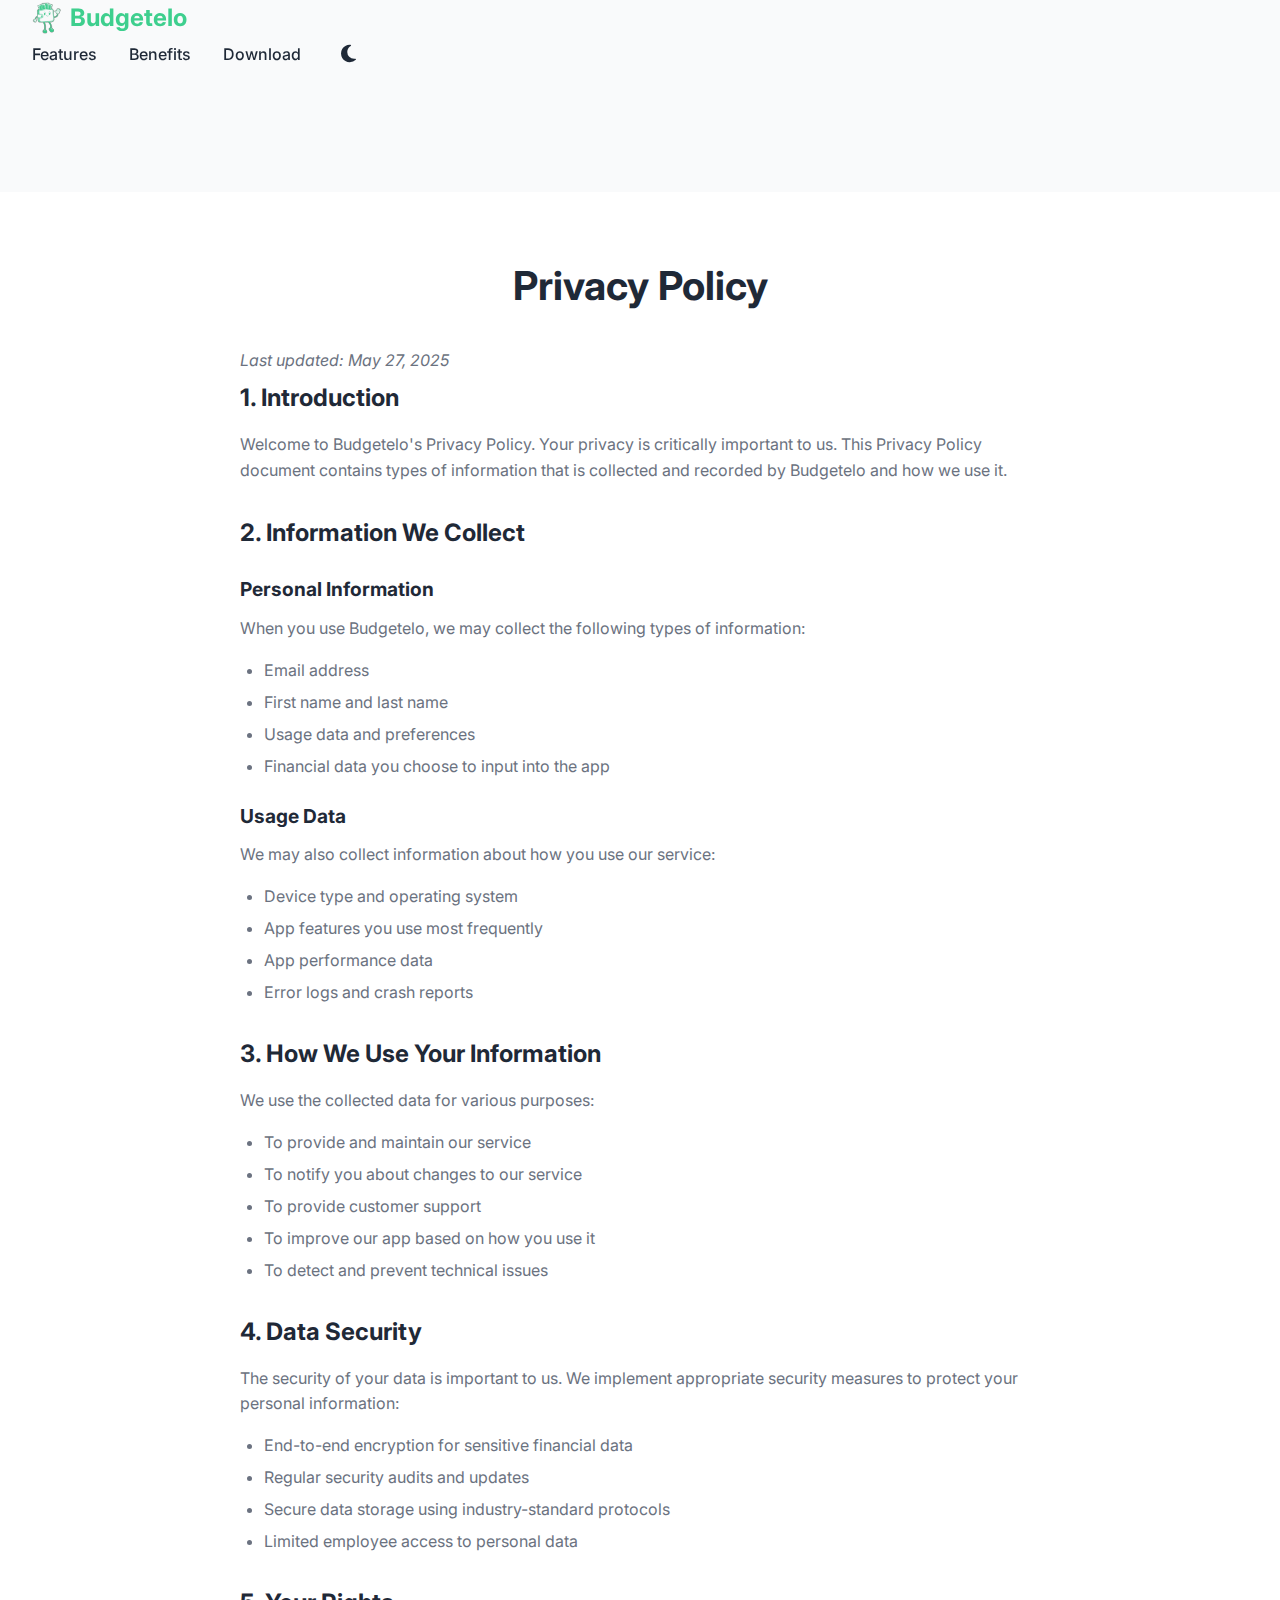
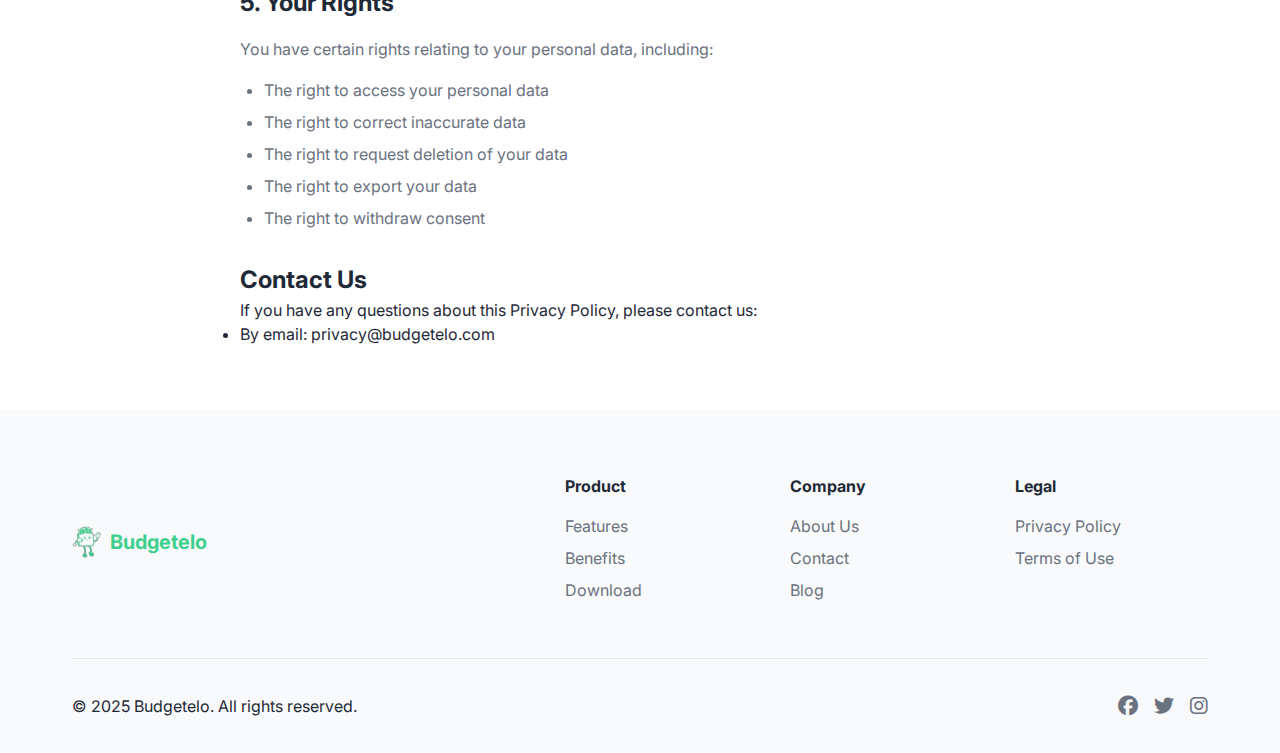
<file: privacy.html>
<!DOCTYPE html>
<html lang="en">
  <head>
    <meta charset="UTF-8" />
    <meta name="viewport" content="width=device-width, initial-scale=1.0" />
    <title>Privacy Policy - Budgetelo</title>
    <link rel="stylesheet" href="css/styles.css" />
    <link rel="stylesheet" href="css/themes.css" />
    <link rel="icon" href="images/logo.svg" />
    <link rel="preconnect" href="https://fonts.googleapis.com" />
    <link rel="preconnect" href="https://fonts.gstatic.com" crossorigin />
    <link
      href="https://fonts.googleapis.com/css2?family=Inter:wght@400;500;600;700&display=swap"
      rel="stylesheet"
    />
    <link
      rel="stylesheet"
      href="https://cdnjs.cloudflare.com/ajax/libs/font-awesome/6.4.0/css/all.min.css"
    />
  </head>
  <body>
    <header class="header">
      <nav class="nav container">
        <div class="logo">
          <a href="/">
            <img src="images/logo.svg" alt="Budgetelo Logo" class="logo-img" />
            <span>Budgetelo</span>
          </a>
        </div>
        <div class="nav-links">
          <a href="index.html#features">Features</a>
          <a href="index.html#benefits">Benefits</a>
          <a href="index.html#download">Download</a>
          <button id="theme-toggle" class="theme-toggle">
            <i class="fas fa-moon"></i>
          </button>
        </div>
      </nav>
    </header>
    <main class="legal-content container">
      <h1>Privacy Policy</h1>
      <p class="last-updated">Last updated: May 27, 2025</p>

      <section class="legal-section">
        <h2>1. Introduction</h2>
        <p>
          Welcome to Budgetelo's Privacy Policy. Your privacy is critically
          important to us. This Privacy Policy document contains types of
          information that is collected and recorded by Budgetelo and how we use
          it.
        </p>
      </section>
      <section class="legal-section">
        <h2>2. Information We Collect</h2>
        <h3>Personal Information</h3>
        <p>
          When you use Budgetelo, we may collect the following types of
          information:
        </p>
        <ul>
          <li>Email address</li>
          <li>First name and last name</li>
          <li>Usage data and preferences</li>
          <li>Financial data you choose to input into the app</li>
        </ul>

        <h3>Usage Data</h3>
        <p>We may also collect information about how you use our service:</p>
        <ul>
          <li>Device type and operating system</li>
          <li>App features you use most frequently</li>
          <li>App performance data</li>
          <li>Error logs and crash reports</li>
        </ul>
      </section>
      <section class="legal-section">
        <h2>3. How We Use Your Information</h2>
        <p>We use the collected data for various purposes:</p>
        <ul>
          <li>To provide and maintain our service</li>
          <li>To notify you about changes to our service</li>
          <li>To provide customer support</li>
          <li>To improve our app based on how you use it</li>
          <li>To detect and prevent technical issues</li>
        </ul>
      </section>
      <section class="legal-section">
        <h2>4. Data Security</h2>
        <p>
          The security of your data is important to us. We implement appropriate
          security measures to protect your personal information:
        </p>
        <ul>
          <li>End-to-end encryption for sensitive financial data</li>
          <li>Regular security audits and updates</li>
          <li>Secure data storage using industry-standard protocols</li>
          <li>Limited employee access to personal data</li>
        </ul>
      </section>
      <section class="legal-section">
        <h2>5. Your Rights</h2>
        <p>
          You have certain rights relating to your personal data, including:
        </p>
        <ul>
          <li>The right to access your personal data</li>
          <li>The right to correct inaccurate data</li>
          <li>The right to request deletion of your data</li>
          <li>The right to export your data</li>
          <li>The right to withdraw consent</li>
        </ul>
      </section>

      <section>
        <h2>Contact Us</h2>
        <p>
          If you have any questions about this Privacy Policy, please contact
          us:
        </p>
        <ul>
          <li>By email: privacy@budgetelo.com</li>
        </ul>
      </section>
    </main>

    <footer class="footer">
      <div class="container">
        <div class="footer-content">
          <div class="footer-logo">
            <img src="images/logo.svg" alt="Budgetelo Logo" class="logo-img" />
            <span>Budgetelo</span>
          </div>
          <div class="footer-links">
            <div class="footer-column">
              <h4>Product</h4>
              <a href="index.html#features">Features</a>
              <a href="index.html#benefits">Benefits</a>
              <a href="index.html#download">Download</a>
            </div>
            <div class="footer-column">
              <h4>Company</h4>
              <a href="#">About Us</a>
              <a href="#">Contact</a>
              <a href="#">Blog</a>
            </div>
            <div class="footer-column">
              <h4>Legal</h4>
              <a href="privacy">Privacy Policy</a>
              <a href="terms">Terms of Use</a>
            </div>
          </div>
        </div>
        <div class="footer-bottom">
          <p>&copy; 2025 Budgetelo. All rights reserved.</p>
          <div class="social-links">
            <a href="#"><i class="fab fa-facebook"></i></a>
            <a href="#"><i class="fab fa-twitter"></i></a>
            <a href="#"><i class="fab fa-instagram"></i></a>
          </div>
        </div>
      </div>
    </footer>

    <script src="js/main.js"></script>
  </body>
</html>
</file>
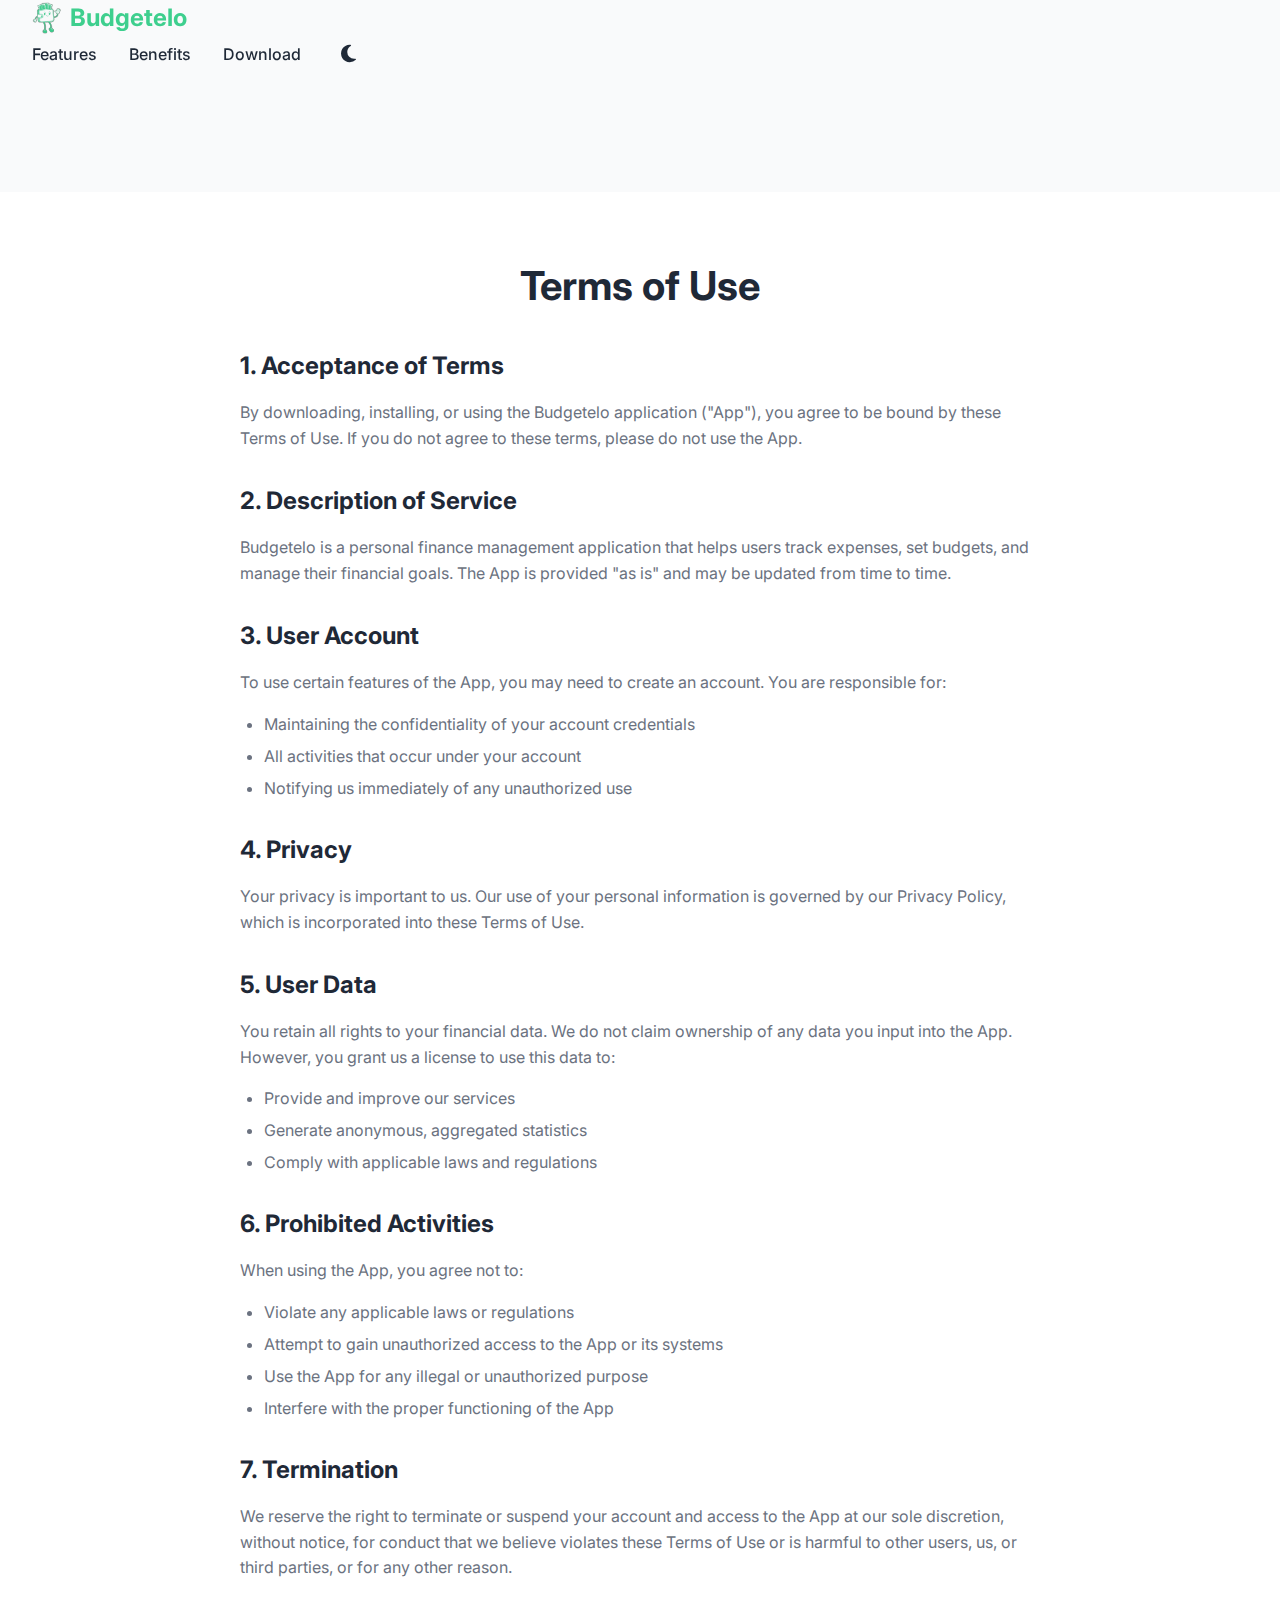
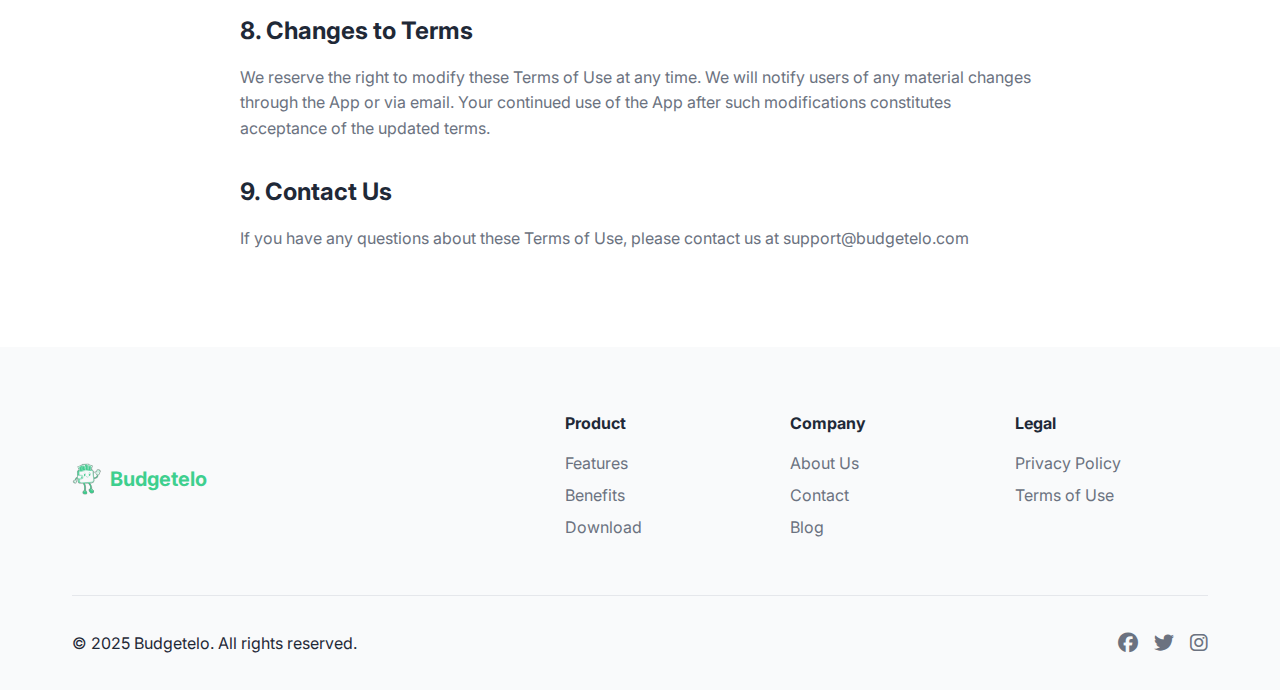
<file: term.html>
<!DOCTYPE html>
<html lang="en">
  <head>
    <meta charset="UTF-8" />
    <meta name="viewport" content="width=device-width, initial-scale=1.0" />
    <title>Terms of Use - Budgetelo</title>
    <link rel="stylesheet" href="css/styles.css" />
    <link rel="stylesheet" href="css/themes.css" />
    <link rel="icon" href="images/logo.svg" />
    <link rel="preconnect" href="https://fonts.googleapis.com" />
    <link rel="preconnect" href="https://fonts.gstatic.com" crossorigin />
    <link
      href="https://fonts.googleapis.com/css2?family=Inter:wght@400;500;600;700&display=swap"
      rel="stylesheet"
    />
    <link
      rel="stylesheet"
      href="https://cdnjs.cloudflare.com/ajax/libs/font-awesome/6.4.0/css/all.min.css"
    />
  </head>
  <body>
    <header class="header">
      <nav class="nav container">
        <div class="logo">
          <a href="index.html">
            <img src="images/logo.svg" alt="Budgetelo Logo" class="logo-img" />
            <span>Budgetelo</span>
          </a>
        </div>
        <div class="nav-links">
          <a href="index.html#features">Features</a>
          <a href="index.html#benefits">Benefits</a>
          <a href="index.html#download">Download</a>
          <button id="theme-toggle" class="theme-toggle">
            <i class="fas fa-moon"></i>
          </button>
        </div>
      </nav>
    </header>

    <main class="legal-content container">
      <h1>Terms of Use</h1>

      <section class="legal-section">
        <h2>1. Acceptance of Terms</h2>
        <p>
          By downloading, installing, or using the Budgetelo application
          ("App"), you agree to be bound by these Terms of Use. If you do not
          agree to these terms, please do not use the App.
        </p>
      </section>

      <section class="legal-section">
        <h2>2. Description of Service</h2>
        <p>
          Budgetelo is a personal finance management application that helps
          users track expenses, set budgets, and manage their financial goals.
          The App is provided "as is" and may be updated from time to time.
        </p>
      </section>

      <section class="legal-section">
        <h2>3. User Account</h2>
        <p>
          To use certain features of the App, you may need to create an account.
          You are responsible for:
        </p>
        <ul>
          <li>Maintaining the confidentiality of your account credentials</li>
          <li>All activities that occur under your account</li>
          <li>Notifying us immediately of any unauthorized use</li>
        </ul>
      </section>

      <section class="legal-section">
        <h2>4. Privacy</h2>
        <p>
          Your privacy is important to us. Our use of your personal information
          is governed by our Privacy Policy, which is incorporated into these
          Terms of Use.
        </p>
      </section>

      <section class="legal-section">
        <h2>5. User Data</h2>
        <p>
          You retain all rights to your financial data. We do not claim
          ownership of any data you input into the App. However, you grant us a
          license to use this data to:
        </p>
        <ul>
          <li>Provide and improve our services</li>
          <li>Generate anonymous, aggregated statistics</li>
          <li>Comply with applicable laws and regulations</li>
        </ul>
      </section>

      <section class="legal-section">
        <h2>6. Prohibited Activities</h2>
        <p>When using the App, you agree not to:</p>
        <ul>
          <li>Violate any applicable laws or regulations</li>
          <li>Attempt to gain unauthorized access to the App or its systems</li>
          <li>Use the App for any illegal or unauthorized purpose</li>
          <li>Interfere with the proper functioning of the App</li>
        </ul>
      </section>

      <section class="legal-section">
        <h2>7. Termination</h2>
        <p>
          We reserve the right to terminate or suspend your account and access
          to the App at our sole discretion, without notice, for conduct that we
          believe violates these Terms of Use or is harmful to other users, us,
          or third parties, or for any other reason.
        </p>
      </section>

      <section class="legal-section">
        <h2>8. Changes to Terms</h2>
        <p>
          We reserve the right to modify these Terms of Use at any time. We will
          notify users of any material changes through the App or via email.
          Your continued use of the App after such modifications constitutes
          acceptance of the updated terms.
        </p>
      </section>

      <section class="legal-section">
        <h2>9. Contact Us</h2>
        <p>
          If you have any questions about these Terms of Use, please contact us
          at support@budgetelo.com
        </p>
      </section>
    </main>

    <footer class="footer">
      <div class="container">
        <div class="footer-content">
          <div class="footer-logo">
            <img src="images/logo.svg" alt="Budgetelo Logo" class="logo-img" />
            <span>Budgetelo</span>
          </div>
          <div class="footer-links">
            <div class="footer-column">
              <h4>Product</h4>
              <a href="index.html#features">Features</a>
              <a href="index.html#benefits">Benefits</a>
              <a href="index.html#download">Download</a>
            </div>
            <div class="footer-column">
              <h4>Company</h4>
              <a href="#">About Us</a>
              <a href="#">Contact</a>
              <a href="#">Blog</a>
            </div>
            <div class="footer-column">
              <h4>Legal</h4>
              <a href="#">Privacy Policy</a>
              <a href="terms">Terms of Use</a>
            </div>
          </div>
        </div>
        <div class="footer-bottom">
          <p>&copy; 2025 Budgetelo. All rights reserved.</p>
          <div class="social-links">
            <a href="#"><i class="fab fa-facebook"></i></a>
            <a href="#"><i class="fab fa-twitter"></i></a>
            <a href="#"><i class="fab fa-instagram"></i></a>
          </div>
        </div>
      </div>
    </footer>

    <script src="js/main.js"></script>
  </body>
</html>
</file>
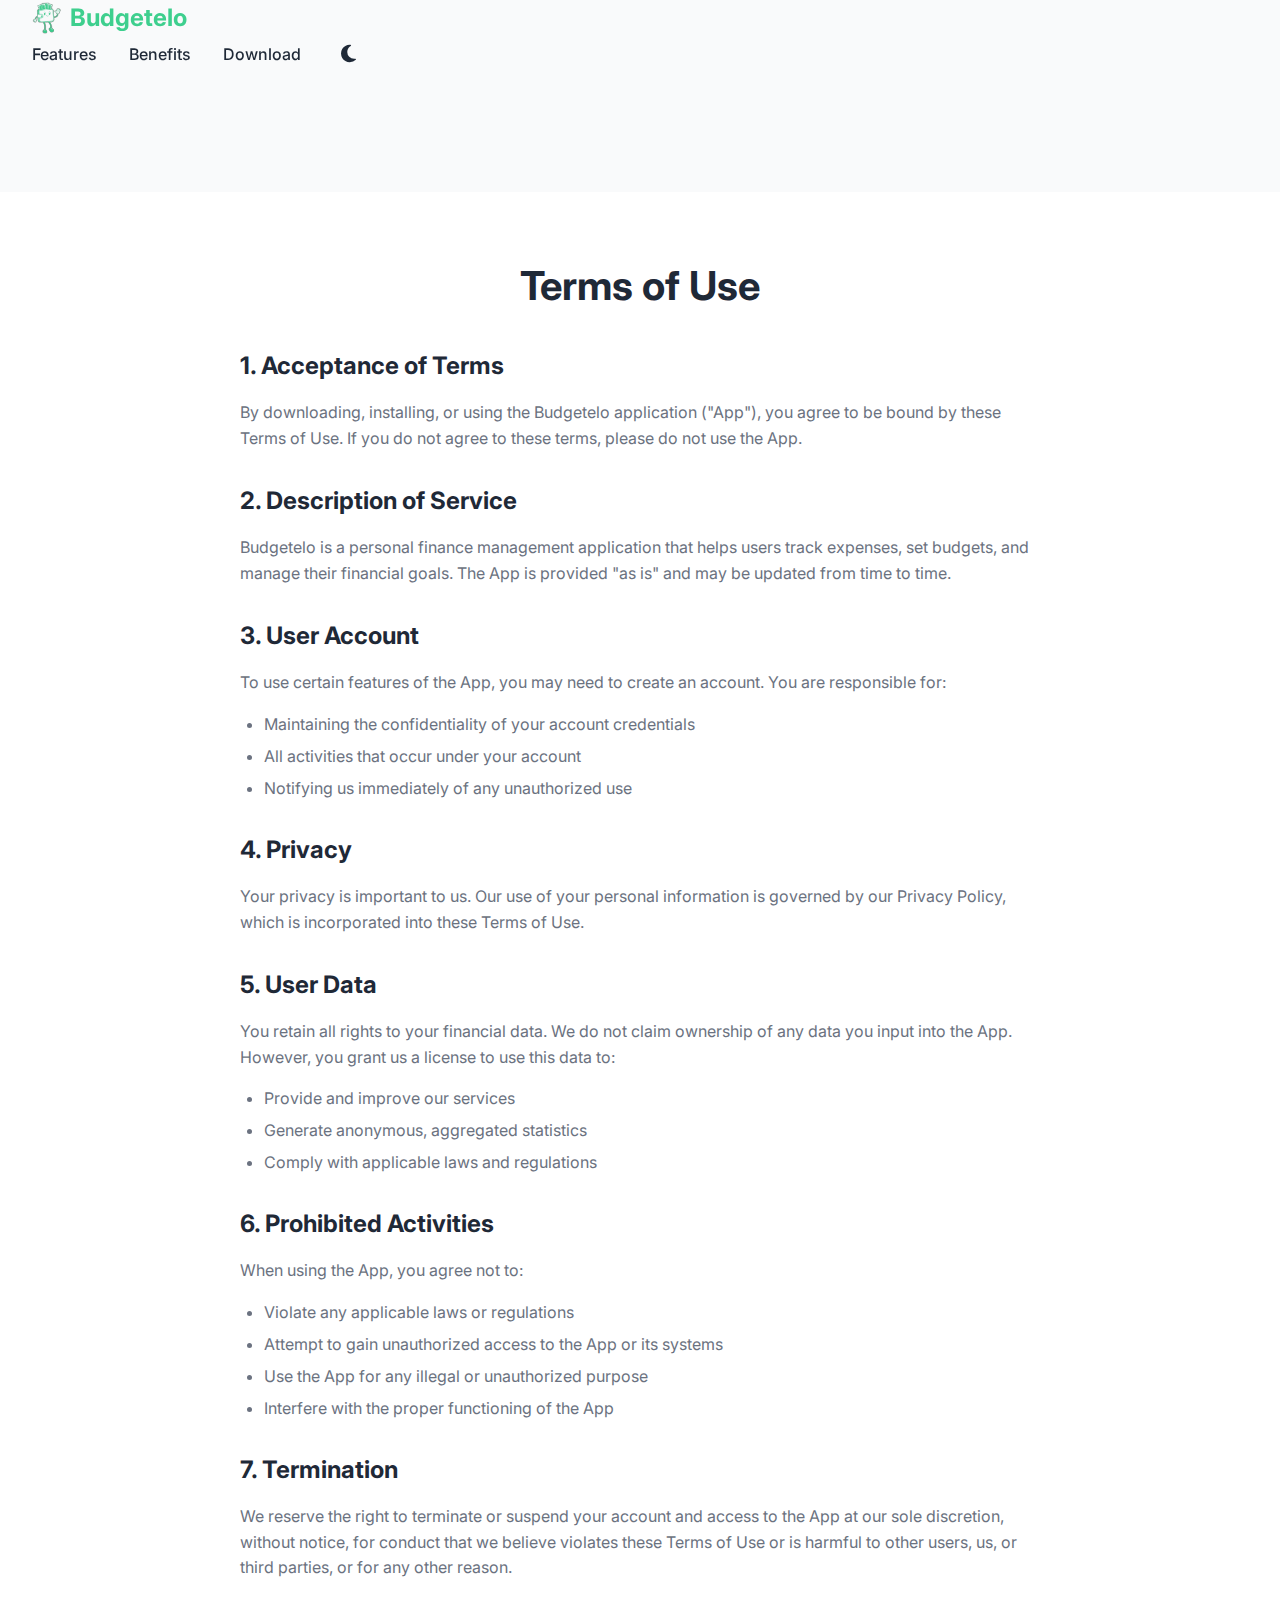
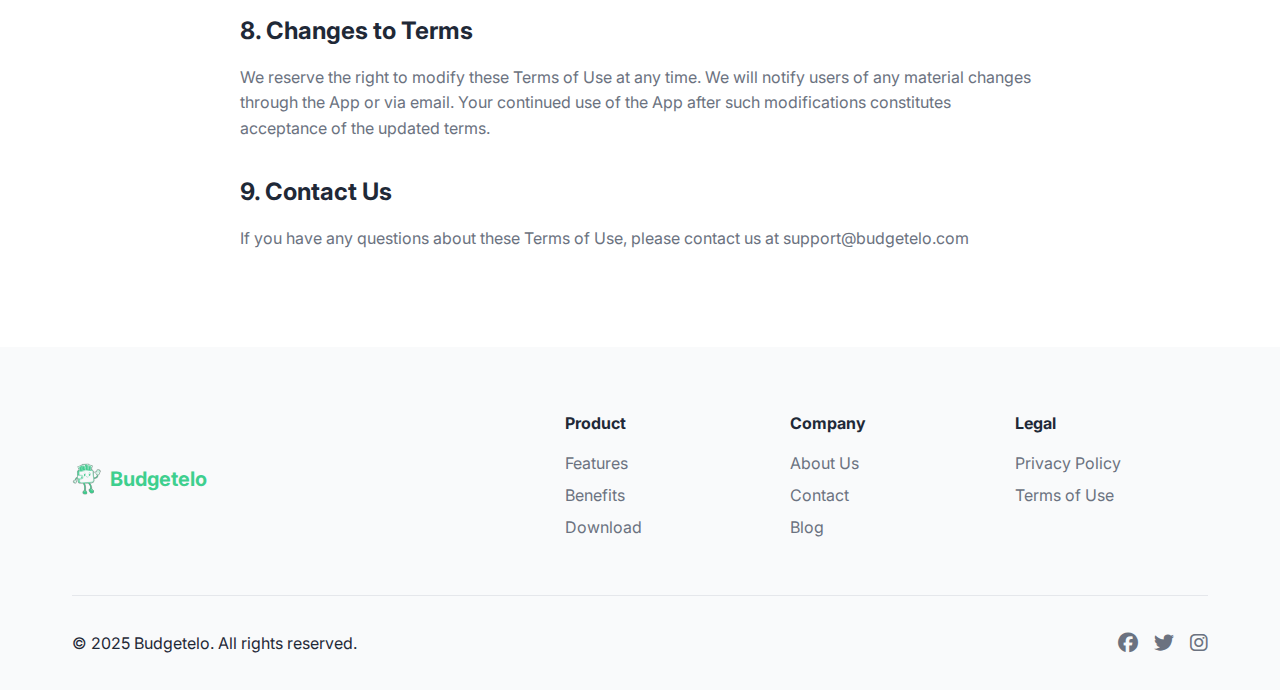
<file: terms.html>
<!DOCTYPE html>
<html lang="en">
  <head>
    <meta charset="UTF-8" />
    <meta name="viewport" content="width=device-width, initial-scale=1.0" />
    <title>Terms of Use - Budgetelo</title>
    <link rel="stylesheet" href="css/styles.css" />
    <link rel="stylesheet" href="css/themes.css" />
    <link rel="icon" href="images/logo.svg" />
    <link rel="preconnect" href="https://fonts.googleapis.com" />
    <link rel="preconnect" href="https://fonts.gstatic.com" crossorigin />
    <link
      href="https://fonts.googleapis.com/css2?family=Inter:wght@400;500;600;700&display=swap"
      rel="stylesheet"
    />
    <link
      rel="stylesheet"
      href="https://cdnjs.cloudflare.com/ajax/libs/font-awesome/6.4.0/css/all.min.css"
    />
  </head>
  <body>
    <header class="header">
      <nav class="nav container">
        <div class="logo">
          <a href="index.html">
            <img src="images/logo.svg" alt="Budgetelo Logo" class="logo-img" />
            <span>Budgetelo</span>
          </a>
        </div>
        <div class="nav-links">
          <a href="index.html#features">Features</a>
          <a href="index.html#benefits">Benefits</a>
          <a href="index.html#download">Download</a>
          <button id="theme-toggle" class="theme-toggle">
            <i class="fas fa-moon"></i>
          </button>
        </div>
      </nav>
    </header>

    <main class="legal-content container">
      <h1>Terms of Use</h1>

      <section class="legal-section">
        <h2>1. Acceptance of Terms</h2>
        <p>
          By downloading, installing, or using the Budgetelo application
          ("App"), you agree to be bound by these Terms of Use. If you do not
          agree to these terms, please do not use the App.
        </p>
      </section>

      <section class="legal-section">
        <h2>2. Description of Service</h2>
        <p>
          Budgetelo is a personal finance management application that helps
          users track expenses, set budgets, and manage their financial goals.
          The App is provided "as is" and may be updated from time to time.
        </p>
      </section>

      <section class="legal-section">
        <h2>3. User Account</h2>
        <p>
          To use certain features of the App, you may need to create an account.
          You are responsible for:
        </p>
        <ul>
          <li>Maintaining the confidentiality of your account credentials</li>
          <li>All activities that occur under your account</li>
          <li>Notifying us immediately of any unauthorized use</li>
        </ul>
      </section>

      <section class="legal-section">
        <h2>4. Privacy</h2>
        <p>
          Your privacy is important to us. Our use of your personal information
          is governed by our Privacy Policy, which is incorporated into these
          Terms of Use.
        </p>
      </section>

      <section class="legal-section">
        <h2>5. User Data</h2>
        <p>
          You retain all rights to your financial data. We do not claim
          ownership of any data you input into the App. However, you grant us a
          license to use this data to:
        </p>
        <ul>
          <li>Provide and improve our services</li>
          <li>Generate anonymous, aggregated statistics</li>
          <li>Comply with applicable laws and regulations</li>
        </ul>
      </section>

      <section class="legal-section">
        <h2>6. Prohibited Activities</h2>
        <p>When using the App, you agree not to:</p>
        <ul>
          <li>Violate any applicable laws or regulations</li>
          <li>Attempt to gain unauthorized access to the App or its systems</li>
          <li>Use the App for any illegal or unauthorized purpose</li>
          <li>Interfere with the proper functioning of the App</li>
        </ul>
      </section>

      <section class="legal-section">
        <h2>7. Termination</h2>
        <p>
          We reserve the right to terminate or suspend your account and access
          to the App at our sole discretion, without notice, for conduct that we
          believe violates these Terms of Use or is harmful to other users, us,
          or third parties, or for any other reason.
        </p>
      </section>

      <section class="legal-section">
        <h2>8. Changes to Terms</h2>
        <p>
          We reserve the right to modify these Terms of Use at any time. We will
          notify users of any material changes through the App or via email.
          Your continued use of the App after such modifications constitutes
          acceptance of the updated terms.
        </p>
      </section>

      <section class="legal-section">
        <h2>9. Contact Us</h2>
        <p>
          If you have any questions about these Terms of Use, please contact us
          at support@budgetelo.com
        </p>
      </section>
    </main>

    <footer class="footer">
      <div class="container">
        <div class="footer-content">
          <div class="footer-logo">
            <img src="images/logo.svg" alt="Budgetelo Logo" class="logo-img" />
            <span>Budgetelo</span>
          </div>
          <div class="footer-links">
            <div class="footer-column">
              <h4>Product</h4>
              <a href="index.html#features">Features</a>
              <a href="index.html#benefits">Benefits</a>
              <a href="index.html#download">Download</a>
            </div>
            <div class="footer-column">
              <h4>Company</h4>
              <a href="#">About Us</a>
              <a href="#">Contact</a>
              <a href="#">Blog</a>
            </div>
            <div class="footer-column">
              <h4>Legal</h4>
              <a href="#">Privacy Policy</a>
              <a href="terms.html">Terms of Use</a>
            </div>
          </div>
        </div>
        <div class="footer-bottom">
          <p>&copy; 2025 Budgetelo. All rights reserved.</p>
          <div class="social-links">
            <a href="#"><i class="fab fa-facebook"></i></a>
            <a href="#"><i class="fab fa-twitter"></i></a>
            <a href="#"><i class="fab fa-instagram"></i></a>
          </div>
        </div>
      </div>
    </footer>

    <script src="js/main.js"></script>
  </body>
</html>
</file>
<file: css/styles.css>
:root {
  --primary-color: #3ecf8e;
  --primary-dark: #2fb676;
  --secondary-color: #2d9d66;
  --text-color: #1f2937;
  --text-light: #6b7280;
  --background-light: #f9fafb;
  --white: #ffffff;
  --shadow-sm: 0 1px 2px 0 rgba(0, 0, 0, 0.05);
  --shadow-md: 0 4px 6px -1px rgba(0, 0, 0, 0.1);
}

* {
  margin: 0;
  padding: 0;
  box-sizing: border-box;
}

html {
  scroll-behavior: smooth;
}

body {
  font-family: "Inter", sans-serif;
  color: var(--text-color);
  background-color: var(--background);
  line-height: 1.5;
  transition: background-color 0.3s ease, color 0.3s ease;
}

.container {
  max-width: 1200px;
  margin: 0 auto;
  padding: 0 2rem;
}

/* Header and Navigation */
.nav {
  position: fixed;
  top: 0;
  left: 0;
  width: 100%;
  z-index: 1000;
  border-bottom: 1px solid var(--glass-border);
  transition: border-color 0.3s ease;
}

.nav::before {
  content: '';
  position: absolute;
  top: 0;
  left: 0;
  width: 100%;
  height: 100%;
  background-color: var(--glass-bg);
  backdrop-filter: blur(12px);
  -webkit-backdrop-filter: blur(12px);
  z-index: -1;
  transition: background-color 0.3s ease;
}

.nav-container {
  display: flex;
  justify-content: space-between;
  align-items: center;
  height: 80px; /* Fixed height for nav */
}

.header {
  background-color: var(--background-light);
  padding: 8rem 0 4rem; /* Increased top padding for fixed nav */
  transition: background-color 0.3s ease;
  position: relative;
  overflow: hidden; /* For background blobs */
}

/* Removed old .nav rule */

.logo {
  display: flex;
  align-items: center;
  gap: 0.5rem;
  font-weight: 700;
  font-size: 1.5rem;
  color: var(--primary-color);
}

.logo-img {
  height: 2rem;
}

.nav-links {
  display: flex;
  gap: 2rem;
  align-items: center;
}

.nav-links a {
  text-decoration: none;
  color: var(--text-color);
  font-weight: 500;
  transition: color 0.2s;
}

.nav-links a:hover {
  color: var(--primary-color);
}

/* Hero Section */
.hero {
  display: grid;
  grid-template-columns: 1fr 1fr;
  gap: 4rem;
  align-items: center;
  position: relative;
  z-index: 1;
}

.hero-content h1 {
  font-size: 3.5rem;
  line-height: 1.2;
  margin-bottom: 1.5rem;
  color: var(--text-color);
  background: linear-gradient(135deg, var(--text-color) 0%, var(--primary-color) 100%);
  -webkit-background-clip: text;
  -webkit-text-fill-color: transparent;
  background-clip: text;
}

.hero-content p {
  font-size: 1.25rem;
  color: var(--text-light);
  margin-bottom: 2rem;
}

.hero-image img {
  width: 100%;
  height: auto;
  border-radius: 1rem;
  animation: float 6s ease-in-out infinite;
  box-shadow: var(--shadow-md); /* Optional: add shadow to image */
}

@keyframes float {
  0% { transform: translateY(0px); }
  50% { transform: translateY(-20px); }
  100% { transform: translateY(0px); }
}

/* Background Blobs */
.header::before {
  content: '';
  position: absolute;
  top: -20%;
  right: -10%;
  width: 600px;
  height: 600px;
  background: radial-gradient(circle, rgba(var(--primary-rgb), 0.15) 0%, rgba(var(--primary-rgb), 0) 70%);
  border-radius: 50%;
  z-index: 0;
  pointer-events: none;
}

.header::after {
  content: '';
  position: absolute;
  bottom: -20%;
  left: -10%;
  width: 500px;
  height: 500px;
  background: radial-gradient(circle, rgba(var(--secondary-color), 0.1) 0%, rgba(var(--secondary-color), 0) 70%);
  border-radius: 50%;
  z-index: 0;
  pointer-events: none;
}

/* Trust Bar */
.trust-bar {
  background-color: var(--background-alt);
  padding: 2rem 0;
  text-align: center;
  border-bottom: 1px solid var(--border-color);
}

.trust-bar p {
  color: var(--text-light);
  margin-bottom: 1.5rem;
  font-size: 1.1rem;
}

.trust-stats {
  display: flex;
  justify-content: center;
  gap: 3rem;
  flex-wrap: wrap;
}

.trust-item {
  display: flex;
  align-items: center;
  gap: 0.75rem;
  color: var(--text-color);
}

.trust-item i {
  color: var(--primary-color);
  font-size: 1.25rem;
}

/* How It Works */
.how-it-works {
  padding: 6rem 0;
  background-color: var(--background-alt);
  text-align: center;
}

.how-it-works h2 {
  font-size: 2.5rem;
  margin-bottom: 4rem;
}

.steps-grid {
  display: grid;
  grid-template-columns: repeat(auto-fit, minmax(250px, 1fr));
  gap: 3rem;
}

.step-card {
  position: relative;
  padding: 2rem;
}

.step-number {
  width: 3rem;
  height: 3rem;
  background-color: var(--primary-color);
  color: var(--white);
  border-radius: 50%;
  display: flex;
  align-items: center;
  justify-content: center;
  font-size: 1.5rem;
  font-weight: 700;
  margin: 0 auto 1.5rem;
  box-shadow: 0 4px 10px rgba(var(--primary-rgb), 0.3);
}

.step-card h3 {
  margin-bottom: 1rem;
  font-size: 1.25rem;
}

.step-card p {
  color: var(--text-light);
}

/* Security Section */
.security-section {
  padding: 6rem 0;
  background-color: var(--background);
}

.security-content {
  display: grid;
  grid-template-columns: 1fr 1fr;
  gap: 4rem;
  align-items: center;
  background: linear-gradient(135deg, var(--background-alt) 0%, var(--card-background) 100%);
  padding: 4rem;
  border-radius: 2rem;
  border: 1px solid var(--border-color);
}

.security-text h2 {
  font-size: 2.5rem;
  margin-bottom: 1.5rem;
}

.security-text p {
  color: var(--text-light);
  margin-bottom: 2rem;
  font-size: 1.1rem;
}

.security-list {
  list-style: none;
}

.security-list li {
  display: flex;
  align-items: center;
  gap: 1rem;
  margin-bottom: 1rem;
  font-weight: 500;
}

.security-list i {
  color: var(--primary-color);
  width: 1.5rem;
}

.security-icon {
  text-align: center;
  font-size: 10rem;
  color: var(--primary-color);
  opacity: 0.1;
}

/* Testimonials */
.testimonials {
  padding: 6rem 0;
  background-color: var(--background-alt);
  text-align: center;
}

.testimonials h2 {
  font-size: 2.5rem;
  margin-bottom: 4rem;
}

.testimonials-grid {
  display: grid;
  grid-template-columns: repeat(auto-fit, minmax(300px, 1fr));
  gap: 2rem;
}

.testimonial-card {
  background-color: var(--card-background);
  padding: 2.5rem;
  border-radius: 1.5rem;
  box-shadow: var(--shadow-sm);
  text-align: left;
  border: 1px solid var(--border-color);
}

.stars {
  color: #fbbf24;
  margin-bottom: 1.5rem;
}

.testimonial-card p {
  font-style: italic;
  color: var(--text-color);
  margin-bottom: 1.5rem;
  line-height: 1.6;
}

.user-info strong {
  display: block;
  color: var(--text-color);
}

.user-info span {
  font-size: 0.9rem;
  color: var(--text-light);
}

/* FAQ Teaser */
.faq-teaser {
  padding: 6rem 0;
  background-color: var(--background);
  text-align: center;
}

.faq-teaser h2 {
  font-size: 2.5rem;
  margin-bottom: 4rem;
}

.faq-grid {
  display: grid;
  grid-template-columns: repeat(auto-fit, minmax(300px, 1fr));
  gap: 2rem;
  margin-bottom: 3rem;
}

.faq-card {
  background-color: var(--card-background);
  padding: 2rem;
  border-radius: 1rem;
  text-align: left;
  border: 1px solid var(--border-color);
}

.faq-card h3 {
  margin-bottom: 1rem;
  color: var(--primary-color);
}

.faq-card p {
  color: var(--text-light);
}

/* Responsive adjustments for new sections */
@media (max-width: 768px) {
  .trust-stats {
    gap: 1.5rem;
  }
  
  .security-content {
    grid-template-columns: 1fr;
    padding: 2rem;
    text-align: center;
  }

  .security-list li {
    justify-content: center;
  }

  .security-icon {
    display: none;
  }
}

/* Buttons */
.btn {
  display: inline-flex;
  align-items: center;
  gap: 0.5rem;
  padding: 0.875rem 2rem;
  border-radius: 50px;
  font-weight: 600;
  text-decoration: none;
  transition: all 0.3s cubic-bezier(0.4, 0, 0.2, 1);
}

.btn-primary {
  background-color: var(--primary-color);
  color: var(--white);
  box-shadow: 0 4px 14px 0 rgba(var(--primary-rgb), 0.39);
}

.btn-primary:hover {
  background-color: var(--primary-dark);
  transform: translateY(-2px);
  box-shadow: 0 6px 20px rgba(var(--primary-rgb), 0.23);
}

.btn-secondary {
  background-color: transparent;
  color: var(--text-color);
  border: 1px solid var(--border-color);
  backdrop-filter: blur(4px);
}

.btn-secondary:hover {
  background-color: rgba(var(--text-rgb), 0.05);
  border-color: var(--text-color);
  transform: translateY(-2px);
}

.cta-buttons {
  display: flex;
  gap: 1rem;
}

/* Features Section */
.features {
  padding: 6rem 0;
  background-color: var(--background);
}

.features h2 {
  text-align: center;
  font-size: 2.5rem;
  margin-bottom: 3rem;
}

.features-grid {
  display: grid;
  grid-template-columns: repeat(auto-fit, minmax(250px, 1fr));
  gap: 2rem;
}

.feature-card {
  padding: 2rem;
  border-radius: 1.5rem;
  background-color: var(--card-background);
  background: rgba(var(--card-background-rgb), 0.8);
  backdrop-filter: blur(12px);
  -webkit-backdrop-filter: blur(12px);
  border: 1px solid var(--glass-border);
  box-shadow: var(--shadow-sm);
  transition: transform 0.3s ease, box-shadow 0.3s ease, border-color 0.3s ease;
}

.feature-card:hover {
  transform: translateY(-10px);
  box-shadow: 0 20px 40px -5px rgba(0, 0, 0, 0.1);
  border-color: var(--primary-color);
}

/* Fix for reveal animation conflict */
.feature-card.reveal.animate-in:hover {
  transform: translateY(-10px);
}

.feature-card i {
  font-size: 2rem;
  color: var(--primary-color);
  margin-bottom: 1.5rem;
  background: rgba(var(--primary-rgb), 0.1);
  padding: 1rem;
  border-radius: 1rem;
  display: inline-block;
}

.feature-card h3 {
  margin-bottom: 1rem;
  font-size: 1.25rem;
}

/* Benefits Section */
.benefits {
  padding: 6rem 0;
  background-color: var(--background-light);
}

.benefits h2 {
  text-align: center;
  font-size: 2.5rem;
  margin-bottom: 3rem;
}

.benefits-grid {
  display: grid;
  grid-template-columns: 1fr 1fr;
  gap: 4rem;
  align-items: center;
}

.benefit-content h3 {
  font-size: 2rem;
  margin-bottom: 1rem;
}

.benefit-list {
  margin-top: 1.5rem;
  list-style-type: none;
}

.benefit-list li {
  margin-bottom: 0.75rem;
  display: flex;
  align-items: center;
  gap: 0.5rem;
}

.benefit-list li::before {
  content: "✓";
  color: var(--secondary-color);
  font-weight: bold;
}

.benefit-image img {
  width: 60%;
  height: auto;
  border-radius: 1rem;
}

/* Download Section */
.download {
  padding: 6rem 0;
  text-align: center;
  background-color: var(--background);
}

.download h2 {
  font-size: 2.5rem;
  margin-bottom: 1rem;
}

.download p {
  font-size: 1.25rem;
  color: var(--text-light);
  margin-bottom: 2rem;
}

.download-buttons {
  display: flex;
  justify-content: center;
  gap: 1rem;
}

/* Contact Section */
.contact {
  padding: 6rem 0;
  text-align: center;
  background-color: var(--background);
}

.contact h2 {
  font-size: 2.5rem;
  margin-bottom: 1rem;
  color: var(--text-color);
}

.contact > .container > p {
  font-size: 1.25rem;
  color: var(--text-light);
  margin-bottom: 3rem;
  max-width: 600px;
  margin-left: auto;
  margin-right: auto;
}

.contact-info {
  display: flex;
  justify-content: center;
}

.contact-card {
  background-color: var(--card-background);
  background: rgba(var(--card-background-rgb), 0.8);
  backdrop-filter: blur(12px);
  -webkit-backdrop-filter: blur(12px);
  border: 1px solid var(--glass-border);
  padding: 3rem 2rem;
  border-radius: 1.5rem;
  box-shadow: var(--shadow-sm);
  max-width: 400px;
  width: 100%;
  transition: transform 0.3s ease, box-shadow 0.3s ease, border-color 0.3s ease;
}

.contact-card:hover {
  transform: translateY(-10px);
  box-shadow: 0 20px 40px -5px rgba(0, 0, 0, 0.1);
  border-color: var(--primary-color);
}

.contact-card i {
  font-size: 2.5rem;
  color: var(--primary-color);
  margin-bottom: 1.5rem;
}

.contact-card h3 {
  font-size: 1.5rem;
  margin-bottom: 1rem;
  color: var(--text-color);
}

.contact-card p {
  color: var(--text-light);
  margin-bottom: 1.5rem;
  line-height: 1.6;
}

.email-link {
  display: inline-block;
  color: var(--primary-color);
  text-decoration: none;
  font-weight: 600;
  font-size: 1.1rem;
  padding: 0.75rem 1.5rem;
  border: 2px solid var(--primary-color);
  border-radius: 0.5rem;
  transition: all 0.2s;
}

.email-link:hover {
  background-color: var(--primary-color);
  color: var(--white);
  transform: translateY(-2px);
}

/* Footer */
.footer {
  background-color: var(--background-light);
  padding: 4rem 0 2rem;
}

.footer-content {
  display: grid;
  grid-template-columns: 2fr 3fr;
  gap: 4rem;
  margin-bottom: 3rem;
}

.footer-logo {
  display: flex;
  align-items: center;
  gap: 0.5rem;
  font-size: 1.25rem;
  font-weight: 700;
  color: var(--primary-color);
}

.footer-links {
  display: grid;
  grid-template-columns: repeat(3, 1fr);
  gap: 2rem;
}

.footer-column h4 {
  margin-bottom: 1rem;
  color: var(--text-color);
}

.footer-column a {
  display: block;
  color: var(--text-light);
  text-decoration: none;
  margin-bottom: 0.5rem;
  transition: color 0.2s;
}

.footer-column a:hover {
  color: var(--primary-color);
}

.footer-bottom {
  display: flex;
  justify-content: space-between;
  align-items: center;
  padding-top: 2rem;
  border-top: 1px solid #e5e7eb;
}

.social-links {
  display: flex;
  gap: 1rem;
}

.social-links a {
  color: var(--text-light);
  font-size: 1.25rem;
  transition: color 0.2s;
}

.social-links a:hover {
  color: var(--primary-color);
}

/* Theme Toggle Button */
.theme-toggle {
  background: none;
  border: none;
  color: var(--text-color);
  cursor: pointer;
  padding: 0;
  margin: 0;
  display: flex;
  align-items: center;
  font-size: 1rem;
  height: auto;
}

.theme-toggle:hover {
  color: var(--primary-color);
}

/* Legal Content Styles */
.legal-content {
  padding: 4rem 0;
  max-width: 800px;
  margin: 0 auto;
}

.legal-content h1 {
  font-size: 2.5rem;
  margin-bottom: 2rem;
  color: var(--text-color);
  text-align: center;
}

.legal-section {
  margin-bottom: 2rem;
}

.legal-section h2 {
  font-size: 1.5rem;
  margin-bottom: 1rem;
  color: var(--text-color);
}

.legal-section h3 {
  font-size: 1.2rem;
  margin-bottom: 0.75rem;
  margin-top: 1.5rem;
  color: var(--text-color);
}

.legal-section p {
  margin-bottom: 1rem;
  line-height: 1.6;
  color: var(--text-light);
}

.legal-section ul,
.legal-section ol {
  margin-bottom: 1rem;
  padding-left: 1.5rem;
}

.legal-section li {
  margin-bottom: 0.5rem;
  color: var(--text-light);
}

.last-updated {
  color: var(--text-light);
  font-style: italic;
  margin-bottom: 0.5rem !important;
}

.logo a {
  text-decoration: none;
  color: inherit;
  display: flex;
  align-items: center;
  gap: 0.5rem;
}

/* Animations */
.reveal {
  opacity: 0;
  transform: translateY(30px);
  transition: all 0.8s cubic-bezier(0.5, 0, 0, 1);
}

.reveal.animate-in {
  opacity: 1;
  transform: translateY(0);
}

.delay-100 { transition-delay: 0.1s; }
.delay-200 { transition-delay: 0.2s; }
.delay-300 { transition-delay: 0.3s; }
.delay-400 { transition-delay: 0.4s; }

/* Mobile Menu Button */
.mobile-menu-btn {
  display: none;
  background: none;
  border: none;
  font-size: 1.5rem;
  color: var(--text-color);
  cursor: pointer;
  z-index: 1001;
}

/* Responsive Design */
@media (max-width: 768px) {
  .container {
    padding: 0 1.5rem;
  }

  .mobile-menu-btn {
    display: block;
  }

  .nav-links {
    position: fixed;
    top: 0;
    right: -100%;
    width: 100%; /* Full width on mobile */
    height: 100vh;
    background-color: var(--background);
    flex-direction: column;
    justify-content: center;
    transition: right 0.3s ease-in-out;
    z-index: 1000;
    box-shadow: -5px 0 15px rgba(0,0,0,0.1);
    padding: 2rem;
  }

  .nav-links.active {
    right: 0;
  }

  .nav-links a {
    font-size: 1.5rem;
    margin: 1rem 0;
  }

  .legal-content {
    padding: 2rem 0;
  }

  .legal-content h1 {
    font-size: 2rem;
  }

  .legal-section h2 {
    font-size: 1.3rem;
  }

  .hero {
    grid-template-columns: 1fr;
    text-align: center;
    gap: 2rem;
    padding-top: 0; /* Adjust for mobile header */
  }

  .hero-content h1 {
    font-size: 2.5rem;
  }

  .hero-image {
    order: -1; /* Image on top on mobile */
    max-width: 300px;
    margin: 0 auto;
  }

  .cta-buttons,
  .download-buttons {
    display: flex;
    flex-direction: column;
    align-items: center;
    gap: 1rem;
  }

  .contact-card {
    margin: 0 1rem;
    padding: 2rem 1.5rem;
  }

  .benefits-grid {
    grid-template-columns: 1fr;
    text-align: center;
    gap: 2rem;
  }
  
  .benefit-image {
    order: -1;
  }

  .footer-content {
    grid-template-columns: 1fr;
    gap: 2rem;
  }

  .footer-logo {
    justify-content: center;
  }

  .footer-links {
    grid-template-columns: 1fr;
    text-align: center;
  }

  .footer-bottom {
    flex-direction: column;
    gap: 1rem;
    text-align: center;
  }
}

@media (max-width: 640px) {
  .container {
    padding: 0 1rem;
  }

  .legal-content {
    padding: 1.5rem 0;
  }

  .nav {
    flex-direction: column;
    gap: 1rem;
    text-align: center;
  }

  .cta-buttons {
    flex-direction: column;
  }

  .download-buttons {
    flex-direction: column;
  }

  .contact-card {
    margin: 0 0.5rem;
    padding: 1.5rem 1rem;
  }

  .email-link {
    font-size: 1rem;
    padding: 0.6rem 1.2rem;
  }
}

@media (max-width: 480px) {
  .container {
    padding: 0 1rem;
  }

  .legal-content {
    padding: 1rem 0;
  }

  .legal-content h1 {
    font-size: 1.75rem;
    margin-bottom: 1.5rem;
  }

  .legal-section {
    margin-bottom: 1.5rem;
  }

  .legal-section h2 {
    font-size: 1.2rem;
  }

  .legal-section h3 {
    font-size: 1.1rem;
  }
}

/* 404 Error Page Styles */
.error-page {
  min-height: 60vh;
  display: flex;
  align-items: center;
  justify-content: center;
  padding: 4rem 0;
}

.error-content {
  text-align: center;
  max-width: 600px;
  margin: 0 auto;
}

.error-icon {
  font-size: 4rem;
  color: var(--primary-color);
  margin-bottom: 1rem;
}

.error-title {
  font-size: 6rem;
  font-weight: 700;
  color: var(--primary-color);
  margin: 0;
  line-height: 1;
}

.error-subtitle {
  font-size: 2rem;
  font-weight: 600;
  color: var(--text-color);
  margin: 1rem 0;
}

.error-description {
  font-size: 1.1rem;
  color: var(--text-light);
  margin-bottom: 2rem;
  line-height: 1.6;
}

.error-actions {
  display: flex;
  gap: 1rem;
  justify-content: center;
  margin-bottom: 3rem;
  flex-wrap: wrap;
}

.error-suggestions {
  background: var(--background-alt);
  padding: 2rem;
  border-radius: 12px;
  text-align: left;
  border: 1px solid var(--border-color);
}

.error-suggestions h3 {
  margin-top: 0;
  margin-bottom: 1rem;
  color: var(--text-color);
}

.error-suggestions ul {
  list-style: none;
  padding: 0;
  margin: 0;
}

.error-suggestions li {
  padding: 0.5rem 0;
  border-bottom: 1px solid var(--border-color);
}

.error-suggestions li:last-child {
  border-bottom: none;
}

.error-suggestions a {
  color: var(--primary-color);
  text-decoration: none;
}

.error-suggestions a:hover {
  text-decoration: underline;
}

/* FAQ Page Styles */
.faq-content {
  max-width: 800px;
  margin: 0 auto;
  padding: 2rem 0 4rem;
}

.faq-sections {
  margin-bottom: 3rem;
}

.faq-category {
  margin-bottom: 4rem;
}

.faq-category h2 {
  color: var(--text-color);
  font-size: 2rem;
  margin-bottom: 2rem;
  display: flex;
  align-items: center;
  gap: 1rem;
}

.faq-category h2 i {
  color: var(--primary-color);
  background: rgba(var(--primary-rgb), 0.1);
  padding: 0.5rem;
  border-radius: 0.5rem;
  font-size: 1.5rem;
}

.faq-item {
  background-color: var(--card-background);
  background: rgba(var(--card-background-rgb), 0.8);
  backdrop-filter: blur(12px);
  -webkit-backdrop-filter: blur(12px);
  border: 1px solid var(--glass-border);
  border-radius: 1rem;
  margin-bottom: 1rem;
  overflow: hidden;
  transition: all 0.3s ease;
  box-shadow: var(--shadow-sm);
}

.faq-item:hover {
  transform: translateY(-2px);
  box-shadow: 0 10px 20px -5px rgba(0, 0, 0, 0.1);
  border-color: var(--primary-color);
}

.faq-question {
  padding: 1.5rem;
  background: transparent;
  cursor: pointer;
  display: flex;
  justify-content: space-between;
  align-items: center;
  transition: background-color 0.3s ease;
}

.faq-question:hover {
  background: rgba(var(--primary-rgb), 0.05);
}

.faq-question h3 {
  margin: 0;
  color: var(--text-color);
  font-size: 1.1rem;
  font-weight: 600;
}

.faq-question i {
  color: var(--primary-color);
  transition: transform 0.3s ease;
}

.faq-answer {
  padding: 0 1.5rem 1.5rem;
  background: transparent;
  display: none;
  border-top: 1px solid var(--glass-border);
}

.faq-answer p {
  margin-top: 1rem;
  line-height: 1.6;
  color: var(--text-light);
}

.faq-item.active .faq-question i {
  transform: rotate(180deg);
}

.faq-item.active .faq-answer {
  display: block;
  animation: fadeIn 0.3s ease;
}

.faq-contact {
  text-align: center;
  background-color: var(--card-background);
  background: rgba(var(--card-background-rgb), 0.8);
  backdrop-filter: blur(12px);
  -webkit-backdrop-filter: blur(12px);
  border: 1px solid var(--glass-border);
  padding: 4rem 2rem;
  border-radius: 1.5rem;
  box-shadow: var(--shadow-sm);
  margin-top: 4rem;
}

.faq-contact h2 {
  color: var(--text-color);
  margin-bottom: 1rem;
}

.faq-contact p {
  color: var(--text-light);
  margin-bottom: 2rem;
  font-size: 1.1rem;
}

.contact-options {
  display: flex;
  gap: 1rem;
  justify-content: center;
  flex-wrap: wrap;
}

@keyframes fadeIn {
  from {
    opacity: 0;
    transform: translateY(-10px);
  }
  to {
    opacity: 1;
    transform: translateY(0);
  }
}

/* Additional responsive styles for 404 and FAQ pages */
@media (max-width: 768px) {
  .error-title {
    font-size: 4rem;
  }

  .error-subtitle {
    font-size: 1.5rem;
  }

  .error-actions {
    flex-direction: column;
    align-items: center;
  }

  .error-actions .btn {
    width: 100%;
    max-width: 250px;
  }

  .faq-content {
    padding: 1rem 0 2rem;
  }

  .faq-question {
    padding: 1rem;
  }

  .faq-answer {
    padding: 0 1rem 1rem;
  }

  .contact-options {
    flex-direction: column;
    align-items: center;
  }

  .contact-options .btn {
    width: 100%;
    max-width: 250px;
  }
}
</file>
<file: css/themes.css>
:root {
  /* Light theme (default) */
  --primary-color: #3ecf8e;
  --primary-dark: #2fb676;
  --secondary-color: #2d9d66;
  --text-color: #1f2937;
  --text-light: #6b7280;
  --background: #ffffff;
  --background-alt: #f9fafb;
  --card-background: #ffffff;
  --border-color: #e5e7eb;
}

[data-theme="dark"] {
  --primary-color: #3ecf8e;
  --primary-dark: #2fb676;
  --secondary-color: #2d9d66;
  --text-color: #f9fafb;
  --text-light: #d1d5db;
  --button-text: #f9fafb;
  --background: #111827;
  --background-alt: #1f2937;
  --card-background: #1f2937;
  --border-color: #374151;
}

/* Theme Toggle Button */
.theme-toggle {
  background: none;
  border: none;
  color: var(--text-color);
  cursor: pointer;
  padding: 0.5rem;
  font-size: 1.25rem;
  display: flex;
  align-items: center;
  justify-content: center;
  transition: color 0.2s;
}

.theme-toggle:hover {
  color: var(--primary-color);
}

/* Apply theme colors */
body {
  background-color: var(--background);
  color: var(--text-color);
}

.header {
  background-color: var(--background-alt);
}

.feature-card {
  background-color: var(--card-background);
}

.benefits {
  background-color: var(--background-alt);
}

.footer {
  background-color: var(--background-alt);
}

.footer-bottom {
  border-color: var(--border-color);
}

/* Smooth transitions */
* {
  transition: background-color 0.3s ease, color 0.3s ease;
}
</file>
